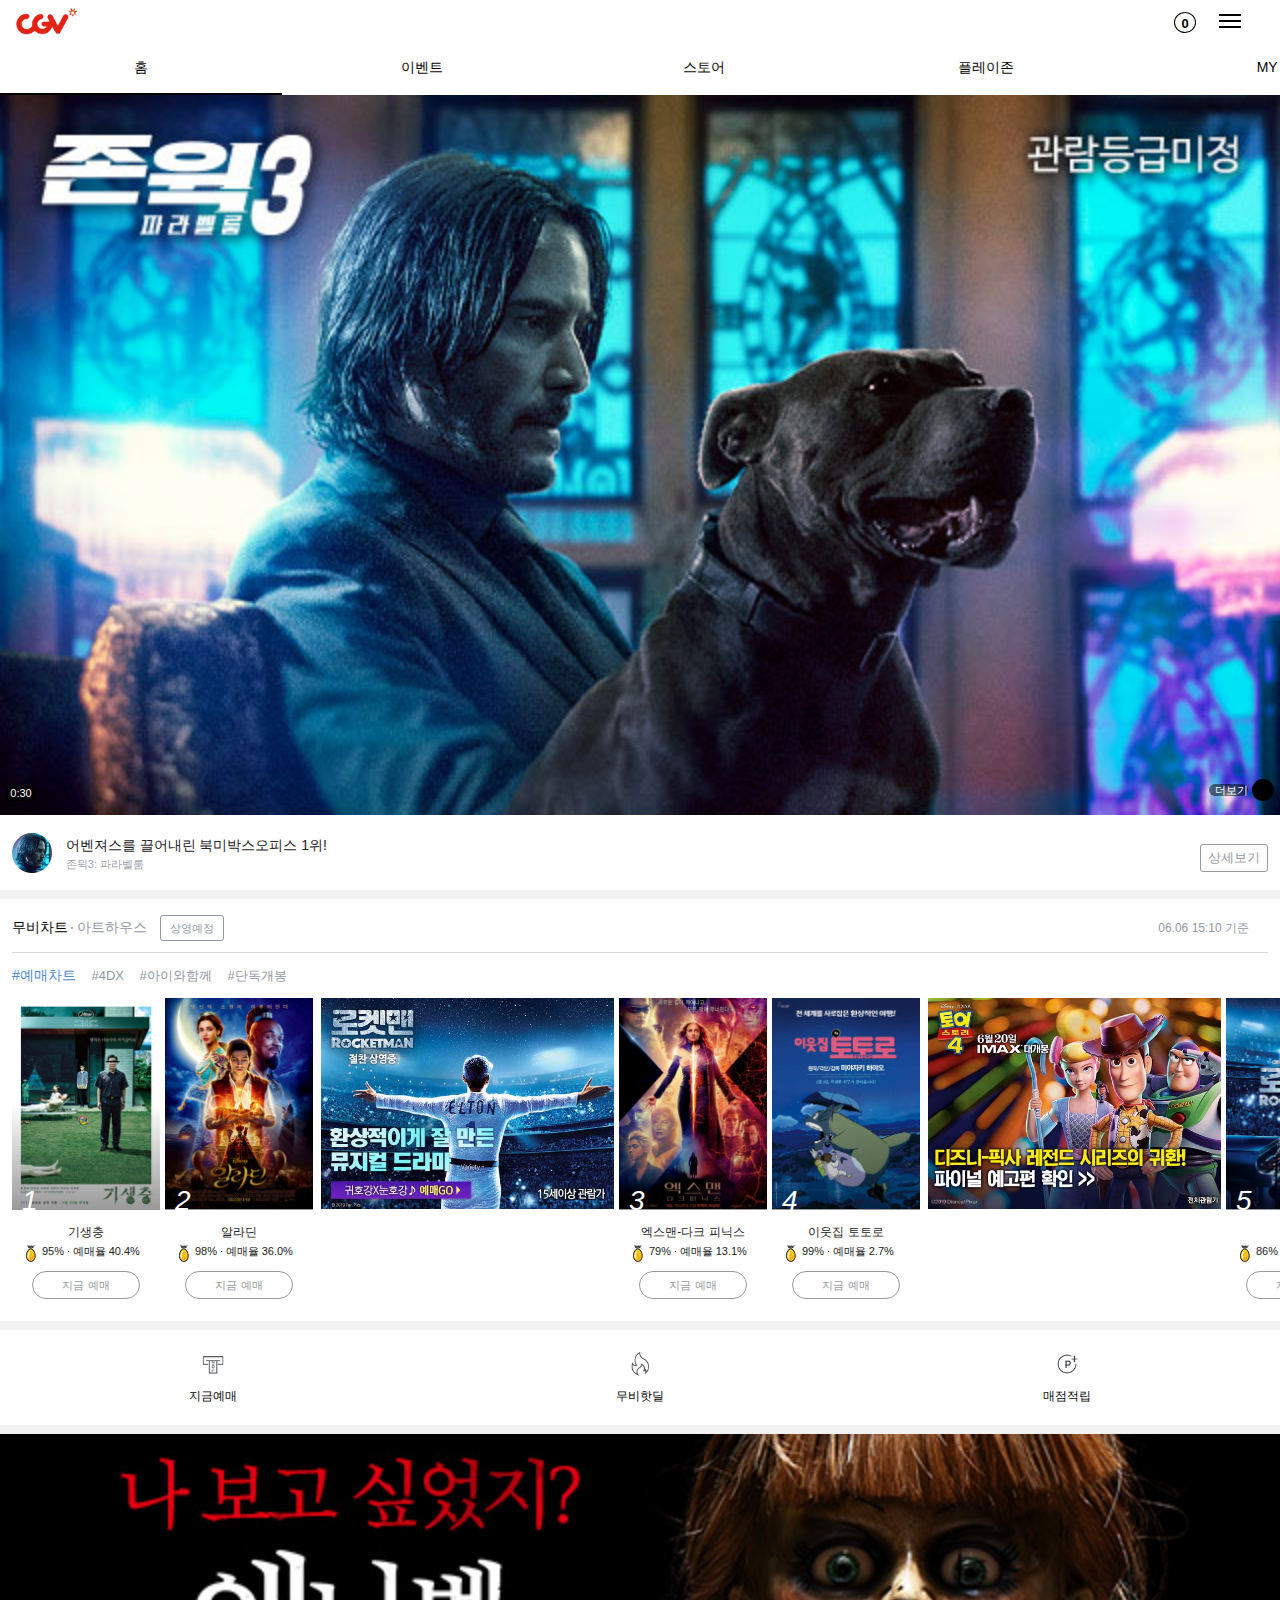
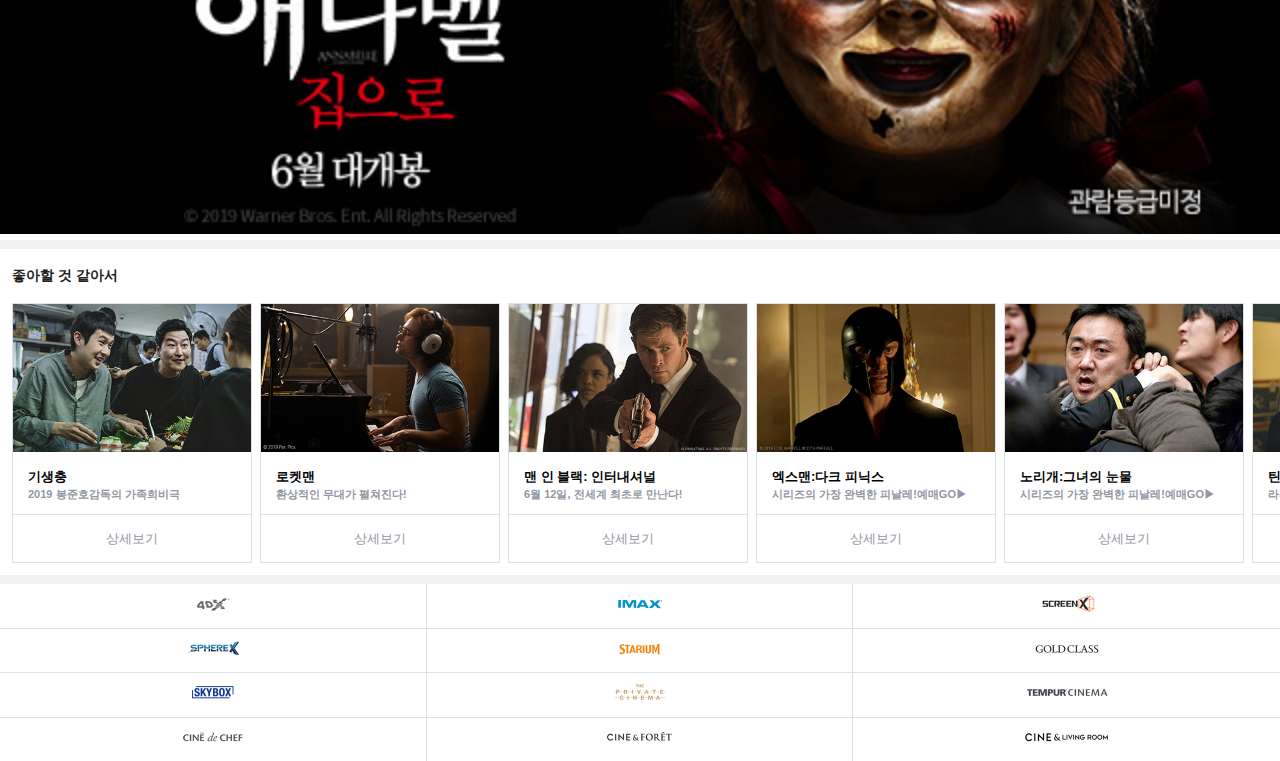
<file: port/cgv/index.html>
<!DOCTYPE html>
<html lang="ko">
<head>
    <meta charset="UTF-8">
    <meta name="viewport" content="width=device-width, initial-scale=1.0">
    <meta http-equiv="X-UA-Compatible" content="ie=edge">
    <title>mobile CGV</title>

    <link rel="shortcut icon" href="assets/img/fav.ico">

    <link rel="stylesheet" href="assets/css/reset.css">
    <link rel="stylesheet" href="assets/css/style.css">
    <link rel="stylesheet" href="assets/css/slick.css">
    <link rel="stylesheet" href="assets/css/slick-theme.css">

    <link rel="stylesheet" href="https://use.fontawesome.com/releases/v5.9.0/css/all.css" integrity="sha384-i1LQnF23gykqWXg6jxC2ZbCbUMxyw5gLZY6UiUS98LYV5unm8GWmfkIS6jqJfb4E" crossorigin="anonymous">

    <script
  src="https://code.jquery.com/jquery-2.2.4.js"
  integrity="sha256-iT6Q9iMJYuQiMWNd9lDyBUStIq/8PuOW33aOqmvFpqI="
  crossorigin="anonymous"></script>
    <script src="assets/js/slick.js"></script>
    <script src="assets/js/custom.js"></script>
</head>
<body>
    <div id="wrap">
        <div id="header">
            <h1><img src="assets/img/logo.png" alt="로고 이미지"></h1>
            <div class="lnb">
                <div class="count"><a href="#">0</a></div>
                <div class="alarm"><a href="#"><i class="far fa-bell"></i></a></div>
                <div class="s_menu"><p class="ir_pm"><a href="#">전체메뉴</a></p></div>
            </div>
            <div class="gnb">
                <div class="gnb_box">
                    <div class="active"><a href="#">홈</a></div>
                    <div><a href="#">이벤트</a></div>
                    <div><a href="#">스토어</a></div>
                    <div><a href="#">플레이존</a></div>
                    <div><a href="#">MY</a></div>
                </div>
            </div>
            <div class="banner">
                <div class="banner_vid">
                    <img src="assets/img/johnwick.jpg" alt="존윅 예고편">
                    <p class="time">0:30</p>
                    <p class="more"><a href="#">더보기 </a><span><i class="fas fa-plus"></i></span></p> 
                </div>
                <div class="banner_text">
                    <img src="assets/img/johnwick_mini.jpg" alt="존윅 사진">
                    <p>어벤져스를 끌어내린 북미박스오피스 1위!<span>존윅3: 파라벨룸</span></p>
                    <a href="" class="more">상세보기</a>
                </div>
            </div>
        </div>
        <!--//header-->
        <div id="reservation">
            <div class="res_top">
                <ul>
                    <li class="active"><a href="#">무비차트</a></li>
                    <li><a href="#">아트하우스</a></li>
                    <li class="soon"><a href="#">상영예정</a></li>
                </ul>
                <a href="#">06.06 15:10 기준 <i class="fas fa-chevron-right"></i></a>
            </div>
            <div class="res_center">
                <ul>
                    <li class="active"><a href="#">#예매차트</a></li>
                    <li><a href="#">#4DX</a></li>
                    <li><a href="#">#아이와함께</a></li>
                    <li><a href="#">#단독개봉</a></li>
                </ul>
            </div>
            <div class="res_bottom slider">
                <div class="poster">
                    <a href="#" class="after"><img src="assets/img/parasite.jpg" alt="기생충 포스터"></a>
                    <p class="ranking">1</p>
                    <h3>기생충</h3>
                    <ul>
                        <li class="egg ir_pm">에그지수</li>
                        <li>95%</li>
                        <li>예매율 40.4%</li>
                    </ul>
                    <a href="#" class="now">지금 예매</a>
                </div>
                <div class="poster">
                    <a href="#" class="after"><img src="assets/img/aladdin.jpg" alt="알라딘 포스터"></a>
                    <p class="ranking">2</p>
                    <h3>알라딘</h3>
                    <ul>
                        <li class="egg ir_pm">에그지수</li>
                        <li>98%</li>
                        <li>예매율 36.0%</li>
                    </ul>
                    <a href="#" class="now">지금 예매</a>
                </div>
                <div class="ad rocketman_ad">
                    <a href="#"><span class="ir_pm">광고</span></a>
                </div>
                <div class="poster">
                    <a href="#" class="after"><img src="assets/img/xman.jpg" alt="엑스맨 포스터"></a>
                    <p class="ranking">3</p>
                    <h3>엑스맨-다크 피닉스</h3>
                    <ul>
                        <li class="egg ir_pm">에그지수</li>
                        <li>79%</li>
                        <li>예매율 13.1%</li>
                    </ul>
                    <a href="#" class="now">지금 예매</a>
                </div>
                <div class="poster class="after">
                    <a href="#" class="after"><img src="assets/img/totoro.jpg" alt="이웃집 토토로 포스터"></a>
                    <p class="ranking">4</p>
                    <h3>이웃집 토토로</h3>
                    <ul>
                        <li class="egg ir_pm">에그지수</li>
                        <li>99%</li>
                        <li>예매율 2.7%</li>
                    </ul>
                    <a href="#" class="now">지금 예매</a>
                </div>
                <div class="ad toystory_ad">
                    <a href="#"><span class="ir_pm">광고</span></a>
                </div>
                <div class="poster">
                    <a href="#" class="after"><img src="assets/img/rocketman.jpg" alt="로켓맨 포스터"></a>
                    <p class="ranking">5</p>
                    <h3>로켓맨</h3>
                    <ul>
                        <li class="egg ir_pm">에그지수</li>
                        <li>86%</li>
                        <li>예매율 1.2%</li>
                    </ul>
                    <a href="#" class="now">지금 예매</a>
                </div>
                <div class="poster">
                    <a href="#" class="after"><img src="assets/img/bigshark.jpg" alt="빅샤크2- 해저2만리 포스터"></a>
                    <p class="ranking">6</p>
                    <h3>빅샤크2- 해저2만리</h3>
                    <ul>
                        <li class="egg ir_pm">에그지수</li>
                        <li>88%</li>
                        <li>예매율 0.7%</li>
                    </ul>
                    <a href="#" class="now">지금 예매</a>
                </div>
                <div class="poster">
                    <a href="#" class="after"><img src="assets/img/avengers.jpg" alt="어벤져스: 엔드게임 포스터"></a>
                    <p class="ranking">7</p>
                    <h3>어벤져스: 엔드게임</h3>
                    <ul>
                        <li class="egg ir_pm">에그지수</li>
                        <li>97%</li>
                        <li>예매율 0.6%</li>
                    </ul>
                    <a href="#" class="now">지금 예매</a>
                </div>
                <div class="poster">
                    <a href="#" class="after"><img src="assets/img/godzilla.jpg" alt="고질라 킹 오브 몬스터 포스터"></a>
                    <p class="ranking">8</p>
                    <h3>고질라 킹 오브 몬스터</h3>
                    <ul>
                        <li class="egg ir_pm">에그지수</li>
                        <li>78%</li>
                        <li>예매율 0.1%</li>
                    </ul>
                    <a href="#" class="now">지금 예매</a>
                </div>
                <div class="poster">
                    <a href="#" class="after"><img src="assets/img/thegangster.jpg" alt="악인전 포스터"></a>
                    <p class="ranking">9</p>
                    <h3>악인전</h3>
                    <ul>
                        <li class="egg ir_pm">에그지수</li>
                        <li>95%</li>
                        <li>예매율 0.1%</li>
                    </ul>
                    <a href="#" class="now">지금 예매</a>
                </div>
            </div>
        </div>
        <!--//reservation-->
        <div id="unit">
            <div class="unit">
                <ul>
                    <li><a href="#"><img src="assets/img/ticket.png" alt="지금 예매"><span>지금예매</span></a></li>
                    <li><a href="#"><img src="assets/img/hot.png" alt="무비핫딜"><span>무비핫딜</span></a></li>
                    <li><a href="#"><img src="assets/img/point.png" alt="매점적립"><span>매점적립</span></a></li>
                </ul>
            </div>
        </div>
        <!--//unit-->
        <div id="ad">
            <img src="assets/img/ad.jpg" alt="광고">
        </div>
        <!--//ad-->
        <div id="like">
            <h2>좋아할 것 같아서</h2>
            <div class="like">
                <div class="like_box">
                    <img src="assets/img/parasite_like.jpg" alt="기생충 스틸컷">
                    <p><a href="#">기생충 <span>2019 봉준호감독의 가족희비극</span></a></p>
                    <a href="#">상세보기</a>
                </div>
                <div class="like_box">
                    <img src="assets/img/rocketman_like.jpg" alt="로켓맨 스틸컷">
                    <p><a href="#">로켓맨 <span>환상적인 무대가 펼쳐진다!</span></a></p>
                    <a href="#">상세보기</a>
                </div>
                <div class="like_box">
                    <img src="assets/img/maninblack_like.jpg" alt="맨 인 블랙: 인터내셔널 스틸컷">
                    <p><a href="#">맨 인 블랙: 인터내셔널<span>6월 12일, 전세계 최초로 만난다!</span></a></p>
                    <a href="#">상세보기</a>
                </div>
                <div class="like_box">
                    <img src="assets/img/xman_like.jpg" alt="엑스맨:다크 피닉스 스틸컷">
                    <p><a href="#">엑스맨:다크 피닉스<span>시리즈의 가장 완벽한 피날레!예매GO▶</span></a></p>
                    <a href="#">상세보기</a>
                </div>
                <div class="like_box">
                    <img src="assets/img/norigae_like.jpg" alt="노리개:그녀의 눈물 스틸컷">
                    <p><a href="#">노리개:그녀의 눈물<span>시리즈의 가장 완벽한 피날레!예매GO▶</span></a></p>
                    <a href="#">상세보기</a>
                </div>
                <div class="like_box">
                    <img src="assets/img/teenspirit.jpg" alt="틴 스피릿 스틸컷">
                    <p><a href="#">틴 스피릿<span>라라랜드 제작진의 새로운 음악영화!</span></a></p>
                    <a href="#">상세보기</a>
                </div>
                <div class="like_box">
                    <img src="assets/img/threeseconds_like.jpg" alt="쓰리세컨즈 스틸컷">
                    <p><a href="#">쓰리세컨즈<span>본격 농구하고 싶어지는 영화! </span></a></p>
                    <a href="#">상세보기</a>
                </div>
            </div>
        </div>
        <!--//like-->
        <div id="concept">
            <div class="concept">
                <ul>
                    <li><a href="#"><img src="assets/img/4dx.png" alt="4dx 영화관"></a></li>
                    <li><a href="#"><img src="assets/img/imax.png" alt="IMAX 영화관"></a></li>
                    <li><a href="#"><img src="assets/img/screenx.jpg" alt="screenX 영화관"></a></li>
                    <li><a href="#"><img src="assets/img/spherex.png" alt="sphereX 영화관"></a></li>
                    <li><a href="#"><img src="assets/img/stardium.png" alt="스타디움 영화관"></a></li>
                    <li><a href="#"><img src="assets/img/goldclass.png" alt="골드클래스 영화관"></a></li>
                    <li><a href="#"><img src="assets/img/skybox.png" alt="스카이박스 영화관"></a></li>
                    <li><a href="#"><img src="assets/img/theprivatecinema.png" alt="프라이빗 시네마 영화관"></a></li>
                    <li><a href="#"><img src="assets/img/tempurcinema.png" alt="템퍼시네마 영화관"></a></li>
                    <li><a href="#"><img src="assets/img/cinedechef.png" alt="씨네드쉐프 영화관"></a></li>
                    <li><a href="#"><img src="assets/img/cinedeforet.png" alt="씨네드포레트영화관"></a></li>
                    <li><a href="#"><img src="assets/img/cinelivingroom.png" alt="씨네앤리빙룸 영화관"></a></li>
                </ul>
            </div>
        </div>
    </div>
    <!--//wrap-->
</body>
</html>
</file>
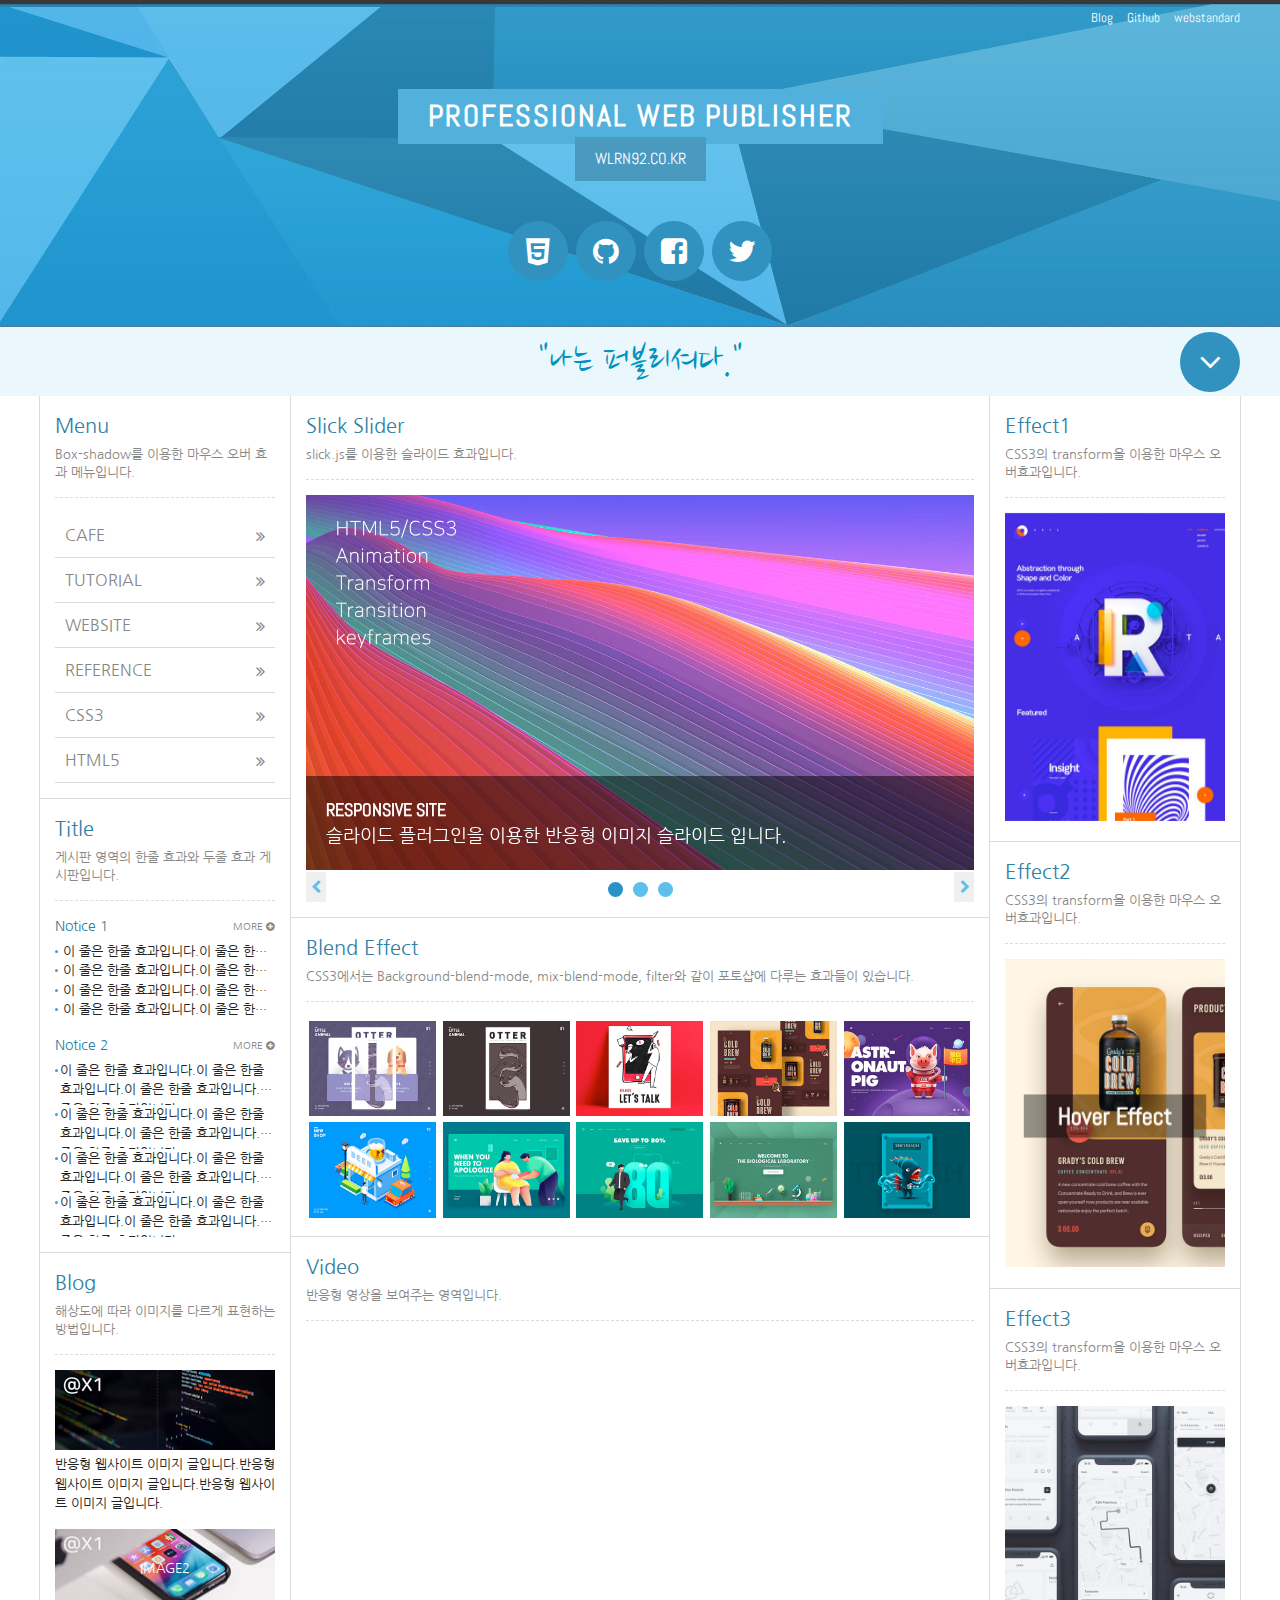
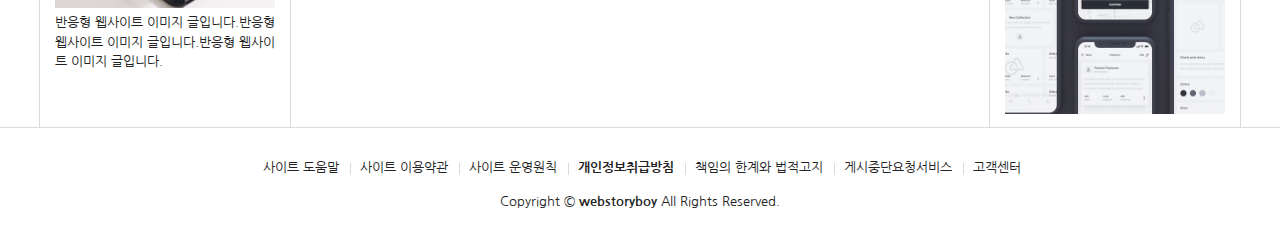
<file: port/responsive/index.html>
<!DOCTYPE html>
<html lang="ko">
<head>
    <meta charset="UTF-8">
    <meta name="viewport" content="width=device-width, initial-scale=1.0">
    <meta http-equiv="X-UA-Compatible" content="ie=edge">
    <meta name="author" content="webstoryboy">
    <meta name="description" content="반응형 사이트 따라하기">
    <meta name="keywords" content="반응형사이트, 웹퍼블리셔, 웹접근성, HTML5, webstoryboy, webs">
    <title>반응형 사이트 만들기</title>
    <!-- style -->
    <link rel="stylesheet" href="css/reset.css">
    <link rel="stylesheet" href="css/style.css">
    <link rel="stylesheet" href="css/font-awesome.css">
    <link rel="stylesheet" href="css/slick.css">
    <link rel="stylesheet" href="css/lightgallery.css">

    <!-- Facebook meta tags -->
    <meta property="og:type" content="article" />
    <meta property="og:title" content="반응형 사이트 만들기(title)" />
    <meta property="og:url" content="http://richclub8.dothome.co.kr/responsive/html5/index.html" />
    <meta property="og:image" content="http://richclub8.dothome.co.kr/assets/ico/icon.png" />
    <meta property="og:site_name" content="반응형 사이트 만들기(site_name)" />
    <meta property="og:description" content="반응형 사이트 따라하기(description)" />

    <!-- twitter meta tags -->
    <meta name="twitter:card" content="summary_large_image" />
    <meta name="twitter:site" content="@webstoryboy" />
    <meta name="twitter:title" content="반응형 사이트 만들기(title)" />
    <meta name="twitter:description" content="반응형 사이트 만들기(description)." />
    <meta property="twitter:image" content="http://richclub8.dothome.co.kr/assets/ico/icon.png" />

    <!-- 웹 폰트 -->
    <link href="https://fonts.googleapis.com/css?family=Nanum+Gothic" rel="stylesheet">
    <link href="https://fonts.googleapis.com/css?family=Nanum+Brush+Script" rel="stylesheet">
    <link href="https://fonts.googleapis.com/css?family=Abel" rel="stylesheet">

    <!-- 파비콘 -->
    <link rel="shortcut icon" href="icon/favicon.ico">
    <link rel="apple-touch-icon-precomposed" href="icon/favicon-152.png">
    <link rel="icon" href="path/to/favicon.png">
    <link rel="icon" href="icon/favicon-16.png" sizes="16x16"> 
    <link rel="icon" href="icon/favicon-32.png" sizes="32x32"> 
    <link rel="icon" href="icon/favicon-48.png" sizes="48x48"> 
    <link rel="icon" href="icon/favicon-64.png" sizes="64x64"> 
    <link rel="icon" href="icon/favicon-128.png" sizes="128x128">

    <!-- HTML5shiv ie6~8 -->
    <!--[if lt IE 9]> 
        <script src="js/html5shiv.min.js"></script>
        <script type="text/javascript">
            alert("현재 당신이 보는 브라우저는 지원하지 않습니다. 최신 브라우저로 업데이트해주세요!");
        </script>
    <![endif]-->
</head>
<body>
    
    <header id="header">
        <div class="container">
            <div class="row">
                <div class="header">
                    <div class="header_menu">
                        <a href="#">Blog</a>
                        <a href="#">Github</a>
                        <a href="#">webstandard</a>
                    </div>
                    <!--//header_menu-->
                    <div class="header_title">
                        <h1>Professional Web Publisher</h1><br>
                        <a href="http://jinyu.dothome.co.kr">wlrn92.co.kr</a>
                    </div>
                    <!--//header_title-->
                    <div class="header_icon">
                        <ul>
                            <li><a href="#"><i class="fa fa-html5" aria-hidden="true"></i><span>HTML5</span></a></li>
                            <li><a href="#"><i class="fa fa-github" aria-hidden="true"></i><span>Github</span></a></li>
                            <li><a href="#" class="facebook"><i class="fa fa-facebook-square" aria-hidden="true"></i><span>Facebook</span>
                            </a></li>
                            <li><a href="#" class="twitter"><i class="fa fa-twitter" aria-hidden="true"></i><span>twitter</span></a></li>
                        </ul>
                    </div>
                    <!-- //header_icon -->
                    <!-- 
                        https://developers.facebook.com/tools/debug/
                        https://cards-dev.twitter.com/validator
                    -->
                </div>
            </div>
            
        </div>
    </header>
    <!--//header-->
    <nav id="nav">
        <div class="container">
            <div class="row">
                <div class="nav">
                    <h2 class="ir_su">반응형 사이트 전체 메뉴</h2>
                    <div>
			            <h3>HTML Reference</h3>
			            <ol>
			                <li><a href="#">HTML 태그(Tag)</a></li>
			                <li><a href="#">블록 요소/인라인 요소</a></li>
			                <li><a href="#">DTD 선언</a></li>
			                <li><a href="#">언어 속성 설정</a></li>
			                <li><a href="#">HTML &lt;title&gt;</a></li>
			                <li><a href="#">HTML &lt;meta&gt;</a></li>
			                <li><a href="#">특수문자</a></li>
			                <li><a href="#">하이퍼 링크</a></li>
			                <li><a href="#">HTML &lt;style&gt;</a></li>
			                <li><a href="#">HTML &lt;html&gt;</a></li>
			                <li><a href="#">HTML &lt;hea&gt;></a></li>
			                <li><a href="#">HTML &lt;div&gt;</a></li>
			                <li><a href="#">HTML &lt;colgroup&gt;</a></li>
			                <li><a href="#">HTML &lt;caption&gt;</a></li>
			            </ol>
			        </div>
			        <div>
			            <h3>CSS Reference</h3>
			            <ol>
			                <li><a href="#">CSS 선택자</a></li>
			                <li><a href="#">CSS 단위</a></li>
			                <li><a href="#">CSS 색상</a></li>
			                <li><a href="#">CSS 선언 방법</a></li>
			                <li><a href="#">상대주소와 절대주소</a></li>
			                <li><a href="#">CSS float</a></li>
			                <li><a href="#">이미지 표현 방법</a></li>
			                <li><a href="#">이미지 스프라이트</a></li>
			                <li><a href="#">IR 효과</a></li>
			                <li><a href="#">이미지 최적화</a></li>
			                <li><a href="#">background-color</a></li>
			                <li><a href="#">border-style</a></li>
			                <li><a href="#">font-size</a></li>
			                <li><a href="#">text-align</a></li>
			            </ol>
			        </div>
			        <div>
			            <h3>Responsive</h3>
			            <ol>
			                <li><a href="#">반응형사이트</a></li>
			                <li><a href="#">미디어쿼리</a></li>
			                <li><a href="#">CSS3</a></li>
			                <li><a href="#">웹 접근성 연구소</a></li>
			                <li><a href="#">네이버 널리</a></li>
			                <li><a href="#">다음 다룸</a></li>
			                <li><a href="#">Webstandard</a></li>
			            </ol>
			        </div>
                </div>
            </div>
        </div>
    </nav>
    <!--//nav-->
    <article id="title">
        <div class="container">
            <div class="title">
                <h2>"나는 퍼블리셔다."</h2>
                <a href="#" class="btn"><i class="fa fa-angle-down" aria-hidden="true"></i><span class="ir_su">전체메뉴 보기</span></a>
            </div>
        </div>
    </article>
    <!--//title-->
    <main>
        <section id="contents">
            <div class="container">
                <h2 class="ir_su">반응형 사이트 컨텐츠</h2>
                    <section id="cont_left">
                        <h3 class="ir_su">반응형 사이트 왼쪽 컨텐츠</h3>
                        <article class="column col1">
                            <h4 class="col_tit">Menu</h4>
                            <p class="col_desc">Box-shadow를 이용한 마우스 오버 효과 메뉴입니다.</p>
                            <!--메뉴-->
                            <div class="menu">
                                <ul>
                                    <li><a href="#">Cafe <i class="fa fa-angle-double-right" aria-hidden="true"></i></a></li>
                                    <li><a href="#">Tutorial <i class="fa fa-angle-double-right" aria-hidden="true"></i></a></li>
                                    <li><a href="#">WebSite <i class="fa fa-angle-double-right" aria-hidden="true"></i></a></li>
                                    <li><a href="#">Reference <i class="fa fa-angle-double-right" aria-hidden="true"></i></a></li>
                                    <li><a href="#">CSS3 <i class="fa fa-angle-double-right" aria-hidden="true"></i></a></li>
                                    <li><a href="#">HTML5 <i class="fa fa-angle-double-right" aria-hidden="true"></i></a></li>
                                </ul>
                            </div>
                            <!--//메뉴-->
                        </article>
                        <!--//col1-->
                        <article class="column col2">
                            <h4 class="col_tit notice">Title</h4>
                            <p class="col_desc">게시판 영역의 한줄 효과와 두줄 효과 게시판입니다.</p>
                            <!--게시판-->
                            <div class="notice1">
                                <h5>Notice 1</h5>
                                <ul>
                                    <li><a href="#">이 줄은 한줄 효과입니다.이 줄은 한줄 효과입니다.</a></li>
                                    <li><a href="#">이 줄은 한줄 효과입니다.이 줄은 한줄 효과입니다.</a></li>
                                    <li><a href="#">이 줄은 한줄 효과입니다.이 줄은 한줄 효과입니다.</a></li>
                                    <li><a href="#">이 줄은 한줄 효과입니다.이 줄은 한줄 효과입니다.</a></li>
                                </ul>
                                <a href="#" class="more" title="더보기">More <i class="fa fa-plus-circle" aria-hidden="true"></i></a>
                            </div>
                            <!--//게시판-->
                            <!--게시판2-->
                            <div class="notice2 mt15">
                                <h5>Notice 2</h5>
                                <ul>
                                    <li><a href="#">이 줄은 한줄 효과입니다.이 줄은 한줄 효과입니다.이 줄은 한줄 효과입니다.이 줄은 한줄 효과입니다.</a></li>
                                    <li><a href="#">이 줄은 한줄 효과입니다.이 줄은 한줄 효과입니다.이 줄은 한줄 효과입니다.이 줄은 한줄 효과입니다.</a></li>
                                    <li><a href="#">이 줄은 한줄 효과입니다.이 줄은 한줄 효과입니다.이 줄은 한줄 효과입니다.이 줄은 한줄 효과입니다.</a></li>
                                    <li><a href="#">이 줄은 한줄 효과입니다.이 줄은 한줄 효과입니다.이 줄은 한줄 효과입니다.이 줄은 한줄 효과입니다.</a></li>
                                </ul>
                                <a href="#" class="more" title="더보기">More <i class="fa fa-plus-circle" aria-hidden="true"></i></a>
                            </div>
                            <!--//게시판2-->
                        </article>
                        <!--//col2-->
                        <article class="column col3">
                            <h4 class="col_tit">Blog</h4>
                            <p class="col_desc">해상도에 따라 이미지를 다르게 표현하는 방법입니다.</p>
                            <!--blog1-->
                            <div class="blog1">
                                <h5 class="ir_su">image1</h5>
                                <figure>
                                    <!--<img src="img/blog1_@1.jpg" class="img-normal" alt="normal image">
                                    <img src="img/blog1_@2.jpg" class="img-retina" alt="retina image" width="100%">-->
                                    <img src="img/blog3_@1.jpg" srcset="img/blog3_@1.jpg 1x, img/blog3_@2.jpg 2x, blog3_@3.jpg 3x" alt="이미지">
                                    <figcaption>반응형 웹사이트 이미지 글입니다.반응형 웹사이트 이미지 글입니다.반응형 웹사이트 이미지 글입니다.</figcaption>
                                </figure>
                            </div>
                            <!--//blog1-->
                            <!--blog2-->
                            <div class="blog2 mt15">
                                <div class="img-retina">
                                    <h5>image2</h5>
                                </div>
                                <p>반응형 웹사이트 이미지 글입니다.반응형 웹사이트 이미지 글입니다.반응형 웹사이트 이미지 글입니다.</p>
                            </div>
                            <!--//blog2-->
                        </article>
                        <!--//col3-->
                    </section>
                    <section id="cont_center">
                        <h3 class="ir_su">반응형 사이트 가운데 컨텐츠</h3>
                        <article class="column col4">
                            <h4 class="col_tit">Slick Slider</h4>
                            <p class="col_desc">slick.js를 이용한 슬라이드 효과입니다.</p>
                            <!--이미지 슬라이드-->
                            <div class="slider">
                                <div>
                                    <figure>
                                        <img src="img/slider001.jpg" alt="이미지1">
                                        <figcaption><em>Responsive Site</em><span>슬라이드 플러그인을 이용한 반응형 이미지 슬라이드 입니다.</span></figcaption>
                                    </figure>
                                </div>
                                <div>
                                    <figure>
                                        <img src="img/slider001.jpg" alt="이미지2">
                                        <figcaption><em>Responsive Site</em><span>슬라이드 플러그인을 이용한 반응형 이미지 슬라이드 입니다.</span></figcaption>
                                    </figure>
                                </div>
                                <div>
                                    <figure>
                                        <img src="img/slider001.jpg" alt="이미지3">
                                        <figcaption><em>Responsive Site</em><span>슬라이드 플러그인을 이용한 반응형 이미지 슬라이드 입니다.</span></figcaption>
                                    </figure>
                                </div>
                            </div>
                            <!--//이미지 슬라이드-->
                        </article>
                        <!--//col4-->
                        <article class="column col5">
                            <h4 class="col_tit">Blend Effect</h4>
                            <p class="col_desc">CSS3에서는 Background-blend-mode, mix-blend-mode, filter와 같이 포토샵에 다루는 효과들이 있습니다.</p>
                            <!--라이트박스-->
                            <div class="lightbox square clearfix">
                                <a href="img/light01_s.jpg"><img src="img/light01.jpg" alt="이미지"><em>blur</em></a>
                                <a href="img/light02_s.jpg"><img src="img/light02.jpg" alt="이미지"><em>brightness</em></a>
                                <a href="img/light03_s.jpg"><img src="img/light03.jpg" alt="이미지"><em>contrast</em></a>
                                <a href="img/light04_s.jpg"><img src="img/light04.jpg" alt="이미지"><em>grayscale</em></a>
                                <a href="img/light05_s.jpg"><img src="img/light05.jpg" alt="이미지"><em>hue-rotate</em></a>
                                <a href="img/light06_s.jpg"><img src="img/light06.jpg" alt="이미지"><em>invert</em></a>
                                <a href="img/light07_s.jpg"><img src="img/light07.jpg" alt="이미지"><em>opacity</em></a>
                                <a href="img/light08_s.jpg"><img src="img/light08.jpg" alt="이미지"><em>saturation</em></a>
                                <a href="img/light09_s.jpg"><img src="img/light09.jpg" alt="이미지"><em>sepia</em></a>
                                <a href="img/light10_s.jpg"><img src="img/light10.jpg" alt="이미지"><em>mix</em></a>
                            </div>
                            <!--//라이트박스-->

                        </article>
                        <!--//col5-->
                        <article class="column col6">
                            <h4 class="col_tit">Video</h4>
                            <p class="col_desc">반응형 영상을 보여주는 영역입니다.</p>
                            <!--비디오-->
                            <!--<video autoplay="autoplay" controls="controls" loop="loop">
                                <source src="img/video.mp4" type="video/mp4">
                            </video>-->
                            <div class="video">
                                <iframe src="https://www.youtube.com/embed/4GqnbAltxMU" frameborder="0" allow="accelerometer; autoplay; encrypted-media; gyroscope; picture-in-picture" allowfullscreen></iframe>
                            </div>
                            
                            <!--//비디오-->
                        </article>
                        <!--//col6-->
                    </section>
                    <section id="cont_right">
                        <h3 class="ir_su">반응형 사이트 오른쪽 컨텐츠</h3>
                        <article class="column col7">
                            <h4 class="col_tit">Effect1</h4>
                            <p class="col_desc">CSS3의 transform을 이용한 마우스 오버효과입니다.</p>
                            <!--side1-->
                            <div class="side1">
                                <figure class="front">
                                    <img src="img/side1.jpg" alt="이미지1">
                                </figure>
                                <div class="back">
                                    <i class="fa fa-heart" aria-hidden="true"></i>
                                </div>
                            </div>
                            <!--//side1-->
                        </article>
                        <!--//col7-->
                        <article class="column col8">
                            <h4 class="col_tit">Effect2</h4>
                            <p class="col_desc">CSS3의 transform을 이용한 마우스 오버효과입니다.</p>
                            <!--side2-->
                            <div class="side2">
                                <figure class="front">
                                    <img src="img/side4.jpg" alt="이미지1">
                                    <figcaption>
                                        Hover Effect
                                    </figcaption>
                                </figure>
                                <figure class="back">
                                    <img src="img/side2.jpg" alt="이미지1">
                                    <figcaption>
                                        Hover Effect
                                    </figcaption>
                                </figure>
                            </div>
                            <!--//side2-->
                        </article>
                        <!--//col8-->
                        <article class="column col9">
                            <h4 class="col_tit">Effect3</h4>
                            <p class="col_desc">CSS3의 transform을 이용한 마우스 오버효과입니다.</p>
                            <!--side3-->
                            <div class="side3">
                                <figure>
                                    <img src="img/side3.jpg" alt="이미지3">
                                    <figcaption>
                                        <h3>Hover<em>Effect</em></h3>
                                    </figcaption>
                                </figure>
                            </div>
                            <!--//side3-->
                        </article>
                        <!--//col9-->
                    </section>
            </div>
            
        </section>
        <!--//contents-->
    </main>
    
    <footer id="footer">
        <div class="container">
            <div class="row">
                <div class="footer">
                    <ul>
                        <li><a href="#">사이트 도움말</a></li>
                        <li><a href="#">사이트 이용약관</a></li>
                        <li><a href="#">사이트 운영원칙</a></li>
                        <li><a href="#"><strong>개인정보취급방침</strong></a></li>
                        <li><a href="#">책임의 한계와 법적고지</a></li>
                        <li><a href="#">게시중단요청서비스</a></li>
                        <li><a href="#">고객센터</a></li>
                    </ul>
                    <address>
                        Copyright ©
                        <a href="http://webstoryboy.co.kr"><strong>webstoryboy</strong></a>
                        All Rights Reserved.
                    </address>
                </div>
            </div>
        </div>
    </footer>
    <!--//footer-->

    <!-- JavaScript Libraries -->
    <script src="js/jquery.min_1.12.4.js"></script>
    <script src="js/modernizr-custom.js"></script>
    <script src="js/slick.min.js"></script>
    <script src="js/lightgallery.min.js"></script>
    <script>
        //sns공유하기
    //http://www.facebook.com/sharer.php?u={페이지 제목}&t={페이지링크}
        //http://twitter.com/intent/tweet?text={페이지 제목}&url={페이지링크}
        //https://share.naver.com/web/shareView.nhn?url={페이지링크}&title={페이지 제목}
        //https://plus.google.com/share?url={페이지링크}&t={페이지 제목}
        $(".facebook").click(function(e){
            e.preventDefault();
            window.open('https://www.facebook.com/sharer/sharer.php?u=' +encodeURIComponent(document.URL)+'&t='+encodeURIComponent(document.title), 'facebooksharedialog', 'menubar=no, toolbar=no, resizable=yes, scrollbars=yes, height=300, width=600'); 
        });
        $(".twitter").click(function(e){
            e.preventDefault();
            window.open('https://twitter.com/intent/tweet?text=[%EA%B3%B5%EC%9C%A0]%20' +encodeURIComponent(document.URL)+'%20-%20'+encodeURIComponent(document.title), 'twittersharedialog', 'menubar=no, toolbar=no, resizable=yes, scrollbars=yes, height=300, width=600');
        });

        //슬라이더
        $(".slider").slick({
			dots: true,
			autoplay: true,
			autoplaySpeed: 3000,
			arrows: true,
			responsive: [
			    {
				    breakpoint: 768,
				    settings: {
				        autoplay: false,
			      	}
			    }
			]
		});

        //라이트박스
        $(".lightbox").lightGallery({
            autoplay:true,
            pause:3000,
            progressBar:true
        }); 

        //접기펼치기
        $('.btn').click(function(e){
            e.preventDefault();
            $('.nav').slideToggle();
            $(this).toggleClass('open');

            if($(this).hasClass('open')){
                //open있을때
                $(this).find('i').attr('class','fa fa-angle-up');
            }else{
                //open없을때
                $(this).find('i').attr('class','fa fa-angle-down');
            }
        });
       
        $(window).resize(function(){
            var wWidth=$(window).width();
            if(wWidth>600){
                $('.nav').removeAttr('style');
            }
        });

    </script>
</body>
</html>
</file>
<file: port/cgv/assets/css/style.css>
@charset "utf-8";

/*layout*/
#wrap{background:#f2f2f2; overflow: hidden;}
#header{background:#fff; margin-bottom: 9px;}
#reservation{background:#fff; padding: 12px;}
#unit{background:#fff;margin-top: 9px;}
#ad{background:#fff;margin-top: 9px;}
#like{background:#fff;margin-top: 9px; padding: 16px 0 12px 12px; overflow: hidden;}
#concept{background:#fff;margin-top: 9px;}

/*header*/
/*lnb*/
#header h1{padding: 8px 0 7px 16px; width: 63px; height: 27px;}
.lnb{position: absolute; right: 16px; top: 8px; overflow: hidden;}
.lnb .count{float: left; padding-right: 23px;padding-top: 4px;}
.lnb .count a{font-size: 13px; width: 20px;height: 19px; text-align: center; line-height: 21px; display: block; border:1px solid #030303; border-radius: 50%; font-weight: 600;}
.lnb .alarm{float: left; padding-right: 23px;}
.lnb .alarm a{font-size: 18px;}
.lnb .s_menu{float: left; padding-top: 6px;}
.lnb .s_menu p{width: 22px;height: 2px; background:#030303; box-shadow: 0 6px 0 0 #030303, 0 12px 0 0 #030303;}

/*gnb*/
.gnb{overflow: hidden;}
.gnb .gnb_box{width: 110%;}
.gnb_box div{float: left; width: 20%; text-align: center; padding: 15px 0;}
.gnb_box div.active{border-bottom:2px solid #030303;}
.gnb_box div a{font-size: 14px;}

/*banner*/
.banner{}
.banner_vid{position: relative;}
.banner_vid img{}
.banner_vid p.time{position: absolute; bottom: 20px; left: 6px; width: 30px; height: 15px; background:#000; color:#fff; font-size: 10px; text-align: center; border-radius: 3px; line-height: 15px; font-size: 11px;}
.banner_vid p.more{position: absolute; right: 6px; bottom: 20px;width: 65px; height: 22px;}
.banner_vid p.more a{ color:#fff; line-height: 22px; background:rgba(0,0,0,0.5); padding-left: 6px; border-radius: 45px; font-size: 11px;}
.banner_vid span{display: inline-block; width: 22px; height: 22px; background:#000; position: absolute; right: 0; top: 0; border-radius: 50%; color:#fff; font-size: 10px; text-align: center; line-height: 22px;}

.banner_text{padding: 12px; position: relative;}
.banner_text img{width: 40px;}
.banner_text p{display: inline-block; font-size: 14px; padding-left: 10px; width: 60%; overflow:  hidden;text-overflow: ellipsis; white-space: nowrap;}
.banner_text span{display: block; font-size: 11px; color:#9aa0ab;}
.banner_text a{width: 66px; text-align: center; border:1px solid #9599a0; border-radius: 3px; display: inline-block; position: absolute; right: 12px; bottom: 18px; line-height: 26px; color:#9599a0;}

/*reservation*/
.res_top{padding-top: 4px; padding-bottom: 11px; position: relative; border-bottom: 1px solid #d8d8d8;}
.res_top ul{}
.res_top li{display: inline-block; position: relative; padding-right: 5px;}
.res_top li:first-child:before{content:""; width: 2px; height: 2px; border-radius: 50%; background:#9197a3; position: absolute; right: 0;top: 10px;}
.res_top li a{font-size: 14px; color:#9197a3;}
.res_top li.active a{color:#000;}
.res_top li.soon a{width: 62px; text-align: center; display: inline-block; line-height: 24px; border:1px solid #9197a3; font-size: 11px; margin-left: 5px; border-radius: 3px;}
.res_top>a{font-size: 12px; color:#9197a3; position: absolute; right: 14px; top: 8px;}
.res_top>a i{padding-left: 5px;}

.res_center{padding: 12px 0 12px 0;}
.res_center ul{}
.res_center li{display: inline; padding-right: 12px;}
.res_center li a{color:#9197a3;}
.res_center li.active a{color:#4e88cf; font-size: 14px;}

.res_bottom{overflow: hidden; width: 8000px; padding-bottom: 10px;}
.res_bottom >div {float: left; padding-right: 5px;}
.res_bottom .poster{width: 148px; position: relative;}
.res_bottom .ad{width: 293px; height: 211px; margin-right: 3px;}
.res_bottom .ad.rocketman_ad{background:url(../img/rocketman_ad.jpg) no-repeat center top; width: 293px; height: 211px;background-size:contain;}
.res_bottom .ad.toystory_ad{background:url(../img/toystory_ad.jpg) no-repeat center top; background-size:contain;}
.res_bottom .poster a.after{position: relative; display: block; width: 100%; height: 100%;}
.res_bottom .poster a img{z-index: 0;}
.res_bottom .poster a.after:after{content: ''; display: block;
    position: absolute;  
    z-index: 2; 
    left: 0; top: 0; 
    width: 100%; height: 212px; 
    background: linear-gradient(rgba(0,0,0,0), rgba(0,0,0,0), rgba(0,0,0,0.4));}
.res_bottom .poster p.ranking{font-size: 28px; color:#fff; font-style: italic; position: absolute; left: 10px; bottom: 77px; z-index: 2;}
.res_bottom .poster h3{font-size: 12px; padding-top: 9px; text-align: center;}
.res_bottom .poster ul{padding-left:30px; position: relative; margin-bottom: 10px;}
.res_bottom .poster li{display: inline-block;  font-size: 11px; line-height: 17px; position: relative;padding-right: 5px;}
.res_bottom .poster li:nth-child(2):before{content:"";width: 1px; height: 1px; border-radius: 50%; background:#000; position: absolute; right: 0;top: 8px;}
.res_bottom .poster li.egg{background:url(../img/sprite.png) no-repeat -29px -129px;width: 10px; height: 17px; position: absolute; left: 14px; top: 4px;}
.res_bottom .poster a.now{width: 106px; display:block; border:1px solid #9599a0; line-height: 26px; color:#9599a0; text-align: center; font-size: 11px; border-radius: 45px; margin: 0 auto;}

/*unit*/
.unit{}
.unit ul{overflow: hidden;}
.unit li{float: left; width: 33.333%; padding: 20px 0;}
.unit li a{display: block; text-align: center;}
.unit li img{width: 28px;display: block; margin: 0 auto; padding-bottom: 8px;}
.unit li span{font-size: 12px;}

/*like*/
#like h2{padding-bottom: 17px; font-size: 14px; font-weight: bold;}
.like{overflow: hidden; width: 5000px;}
.like>div.like_box{float: left;width: 238px; margin-right: 8px;border:1px solid #dddfe2; }
.like_box img{}
.like_box p{padding: 9px 0 11px 15px;}
.like_box p>a{font-size: 13px; font-weight: bold;}
.like_box span{display: block; font-size: 11px; color:#9197a3;}
.like_box>a{display: block; width: 100%; text-align: center; color:#9197a3; border-top:1px solid #dddfe2; padding: 14px 0;}

/*concept*/
.concept{}
.concept ul{overflow: hidden;}
.concept li{width: 33.333%; float: left; box-sizing: border-box; border-top:1px solid #dddfe2;}
.concept li:nth-child(1){border-top:none;border-right:1px solid #dddfe2;}
.concept li:nth-child(2){border-top:none;border-right:1px solid #dddfe2;}
.concept li:nth-child(3){border-top:none;}
.concept li:nth-child(4){border-right:1px solid #dddfe2;}
.concept li:nth-child(5){border-right:1px solid #dddfe2;}
.concept li:nth-child(7){border-right:1px solid #dddfe2;}
.concept li:nth-child(8){border-right:1px solid #dddfe2;}
.concept li:nth-child(10){border-right:1px solid #dddfe2;}
.concept li:nth-child(11){border-right:1px solid #dddfe2;}
.concept li a{width: 107px; display: block; margin: 0 auto;}
</file>
<file: port/responsive/css/style.css>
@charset "utf-8";
/*웹폰트*/
@import url('https://fonts.googleapis.com/css?family=Abel');

/* 레이아웃 */
body{background: url(../img/header_bg.jpg) repeat-x center top;}
#header{ background: url(../img/header_bg.jpg) repeat-x center top;}
#nav{background-color: #f6fdff;}
#title{background:#eaf7fd}
#contents{overflow: hidden;}
#contents .container{ border-left:1px solid #dbdbdb; border-right:1px solid #dbdbdb;}
#cont_left{float: left; width: 250px; }
#cont_center{overflow: hidden; min-height: 1300px; margin-right: 250px; border-left:1px solid #dbdbdb; border-right:1px solid #dbdbdb;}
#cont_right{position: absolute; top: 0; right: 0; width: 250px; }
#footer{ border-top:1px solid #dbdbdb;}


/* 컨테이너 */
.container{width: 1200px; margin: 0 auto;  position: relative;}


/* header */
.header{height: 327px;}
.header .header_menu{text-align: right;}
.header .header_menu a{color:#fff; display: inline-block; padding: 8px 0 6px 10px; transition: color 0.3s ease; font-family: 'Abel', sans-serif;}
.header .header_menu a:hover{color:#ccc;}

.header .header_title{text-align: center; text-transform: uppercase; margin-top: 55px; font-family: 'Abel', sans-serif;}
.header .header_title h1{font-size: 30px; color:#fff; background:#51b0dc; display: inline-block; padding: 5px 30px; letter-spacing: 2px; font-weight: 900; transition: box-shadow 0.5s ease-in-out;}
.header .header_title h1:hover{
    box-shadow: 
    inset -9em 0 0 0 #257fac,
    inset 9em 0 0 0 #257fac;
}
.header .header_title a{font-size: 16px; color:#fff; background:#4a9abf; display: inline-block; padding:10px 20px; margin-top: -7px;transition: box-shadow 0.5s ease-in-out;}
.header .header_title a:hover{
    box-shadow: 
    inset 0 0 0 5px rgba(75,154,191,0.9),
    inset 0 0 0 100px rgba(0,0,0,0.1);
}

.header .header_icon{text-align: center; margin-top: 40px; padding-bottom: 45px;}
.header .header_icon ul{}
.header .header_icon ul li{display: inline; margin: 0 2px;}
.header .header_icon ul li a{display: inline-block; background:#3192bf; border-radius: 50%; width: 60px; height: 60px; color:#fff; font-size: 30px; line-height: 60px; position: relative;transition:all 0.3s ease;} 
.header .header_icon ul li a:hover span{opacity: 1; top:-33px;}
.header .header_icon ul li a:hover {box-shadow: 0 0 0 3px rgba(75,154,191,0.9) inset, 0 0 0 100px rgba(0,0,0,0.1) inset;}
.header .header_icon ul li a span{
    position: absolute; left: 50%; top: -40px;
    transform: translateX(-50%);
    font-size: 12px; line-height: 1.6; background:#3192bf;
    padding: 3px 9px; border-radius: 6px 0;
    opacity: 0; transition:all 0.3s ease;
}
.header .header_icon ul li a span:before{
    content:""; position: absolute; left: 50%; bottom: -5px; margin-left: -5px;
    border-top:5px solid #3192bf;
    border-left:5px solid transparent;
    border-right:5px solid transparent;    
}

/*nav 전체메뉴*/
.nav {overflow: hidden; padding: 25px 0; display: none;}
.nav > div{float: left; width: 40%;}
.nav >div:last-child{width: 20%;}
.nav > div ol{overflow: hidden;}
.nav > div li{float: left; width: 50%; position: relative; padding-left: 8px; box-sizing: border-box;}
.nav > div:last-child li{width: 100%;}
.nav > div h3{font-size: 18px; color:#25a2d0; font-weight: bold; margin-bottom: 4px;}
.nav > div li:before{content:""; width: 3px; height: 3px; background-color:#25a2d0; border-radius: 50%; position: absolute; left: 0; top: 8px;}
.nav > div li a{position: relative;}
.nav > div li a:after{content:""; width: 0%; height: 1px; position: absolute; bottom: 0; left: 0; background:#25a2d0; transition: all 0.2s ease-out;}
.nav > div li:hover a:after{width: 100%;}

/*title*/
.title{position: relative;text-align: center; }
.title h2{font-family: 'Nanum Brush Script', cursive; font-size: 39px; color:#0093bd; padding: 5px 0;} 
.title .btn{position: absolute; right: 0; top: 5px; width: 60px; height: 60px; line-height: 60px; background:#3192bf; color:#fff; font-size: 35px; border-radius: 50%; transition:all 0.3s ease;}
.title .btn:hover{
    box-shadow: 0 0 0 3px rgba(71,154,191,0.9) inset, 0 0 0 100px rgba(0,0,0,0.1) inset;
}

/*contents*/
.column{padding: 15px; border-bottom: 1px solid #dbdbdb;}
.col_tit{font-size: 20px; color:#2f7fa6; padding-bottom: 5px;}
.col_desc{border-bottom: 1px dashed #dbdbdb; padding-bottom: 15px; margin-bottom: 15px; color:#878787; line-height: 18px;}
.column.col1{}
.column.col2{}
.column.col3{border-bottom:0;}
.column.col4{}
.column.col5{}
.column.col6{border-bottom:0;}
.column.col7{}
.column.col8{}
.column.col9{border-bottom:0;}

/*메뉴*/
.menu{}
.menu li{position: relative;}
.menu li a{font-size: 16px; text-transform: uppercase; color:#878787; border-bottom:1px solid #dbdbdb; padding: 10px; display: block; transition:box-shadow 0.34s ease, background 0.34s ease;}
.menu li a:hover{
    box-shadow: inset 180px 0 0 0 rgba(36,130,174,0.7);
    color:#fff; background:rgba(36,130,174,0.9);
}
.menu li a i{position: absolute; right: 10px; top: 15px;}

/*게시판1*/
.notice1{position: relative;}
.notice1 h5{font-size: 14px; color:#2f7fa6; padding-bottom: 5px;}
.notice1 li{overflow: hidden; text-overflow: ellipsis; white-space: nowrap; position: relative; padding-left: 8px;}
.notice1 li:before{content:""; width: 3px; height: 3px; border-radius: 50%; background:#449ce2; position: absolute; left: 0; top: 8px;}
.notice1 .more{position: absolute; right: 0; top: 3px; color:#878787; text-transform: uppercase; font-size: 10px;}


/*게시판2*/
.notice2{position: relative;}
.notice2 h5{font-size: 14px; color:#2f7fa6; padding-bottom: 5px;}
.notice2 li{position: relative; overflow: hidden; text-overflow:ellipsis; 
    display: -webkit-box;
    -webkit-box-orient: vertical;
    -webkit-line-clamp : 2;
    padding-left: 5px; padding-bottom: 5px; 
    max-height:40px;/*ie*/}
.notice2 li:before{content:""; width: 3px; height: 3px; border-radius: 50%; background:#449ce2; position: absolute; left: 0; top: 8px;}
.notice2 .more{position: absolute; right: 0; top: 3px; color:#878787; text-transform: uppercase; font-size: 10px;}

/*블로그1*/
.blog1 img{width: 100%;}
.blog1 .img-normal{}
.blog1 .img-retina{display: none;}

@media only screen and (-webkit-min-device-pixel-ratio: 1.5),
       only screen and (min-device-pixel-ratio: 1.5),
       only screen and (min-resolution: 1.5dppx) {
        .blog1 .img-retina {display: initial;}
        .blog1 .img-normal {display: none;}
}

/*블로그2*/
.blog2{}
.blog2 h5{color:#fff; text-align: center; padding: 30px 30px; text-transform: uppercase;}
.blog2 p{padding-top: 5px;}
.blog2 .img-retina{background-image:url(../img/blog4_@1.jpg); background-size: cover;}
@media only screen and (-webkit-min-device-pixel-ratio: 1.5),
       only screen and (min-device-pixel-ratio: 1.5),
       only screen and (min-resolution: 1.5dppx) {
        .blog2 .img-retina {background-image: url(../img/blog4_@2.jpg)}
}
@media only screen and (-webkit-min-device-pixel-ratio: 3),
       only screen and (min-device-pixel-ratio: 3),
       only screen and (min-resolution: 3dppx) {
        .blog2 .img-retina {background-image: url(../img/blog4_@3.jpg)}
}

/*이미지슬라이드*/
.slider figure{position: relative;}
.slider figcaption{position: absolute; bottom: 0; left: 0;width: 100%; padding: 20px; box-sizing: border-box; background:rgba(0,0,0,0.5); color:#fff; font-size: 18px;}
.slider figcaption em{display: block; font-weight: bold; font-size: 18px; text-transform: uppercase; font-family: 'Abel', sans-serif; opacity: 0; transition: all 0.84s ease; transform: translateX(50px)}
.slider figcaption span{display: block; overflow: hidden; text-overflow: ellipsis; white-space: nowrap;opacity: 0; transition: all 0.84s 0.2s ease; transform: translateX(50px)}
.slider .slick-active figcaption em {opacity: 1;transform: translateX(0)}
.slider .slick-active figcaption span {opacity: 1;transform: translateX(0)}
.slider .slick-dots {display: block; width: 100%; text-align: center;}
.slider .slick-dots li {display:inline-block; width: 15px; height: 15px; margin: 5px; }
.slider .slick-dots li button {font-size: 0; line-height: 0; display: block; width: 15px; height: 15px; cursor: pointer; background:#5dbfeb; border-radius: 50%;}
.slider .slick-dots li.slick-active button{background:#2b91c8;}
.slider .slick-prev{position: absolute; left: 0; bottom: 0; z-index: 1000; width: 20px; height: 30px; display: inline-block; text-indent: -9999px; font:normal normal normal 14px/1 FontAwesome;}
.slider .slick-prev::before{content:"\f053"; color:#5dbfeb; text-indent: 0; position: absolute; left:5px; top: 8px;}
.slider .slick-next{position: absolute; right: 0; bottom: 0; z-index: 1000; width: 20px; height: 30px; display: inline-block;text-indent: -9999px;  font:normal normal normal 14px/1 FontAwesome;}
.slider .slick-next::before{content:"\f054"; color:#5dbfeb; text-indent: 0; position: absolute; left: 6px;top: 8px;}

/*라이트박스*/
.square a{position: relative; float: left; width: 19%; margin: 0.5%; overflow: hidden;}
.square a img{width: 100%; display: block;}
.square a em{background:rgba(0,0,0,0.77); color:#fff; width: 100%; text-align:center; position: absolute; left: 0; bottom: -30px; opacity: 1; transition: all .3s ease; }
.square a:hover em{bottom: 0; background:rgba(0,0,0,0.57);}
.square a:nth-child(1):hover img {filter: blur(2px);}
.square a:nth-child(2):hover img {filter: brightness(50%);}
.square a:nth-child(3):hover img {filter: contrast(10%);}
.square a:nth-child(4):hover img {filter: grayscale(100%);}
.square a:nth-child(5):hover img {filter: hue-rotate(120deg);}
.square a:nth-child(6):hover img {filter: invert(100%);}
.square a:nth-child(7):hover img {filter: opacity(10%);}
.square a:nth-child(8):hover img {filter: saturate(10%);}
.square a:nth-child(9):hover img {filter: sepia(120%);}
.square a:nth-child(10):hover img {filter: sepia(120%) hue-rotate(120deg);}

/*비디오*/
.video {width: 100%; position: relative; padding-bottom: 56.25%;}
.video iframe{position: absolute; width: 100%; height: 100%;}

/*푸터*/
.footer{text-align: center; padding: 30px 50px;}
.footer ul{}
.footer li{display: inline; padding: 0 7px 0 10px; white-space: nowrap; position: relative;}
.footer li:after{content:""; width: 1px; height: 12px; background:#dbdbdb; position: absolute; left: 0; top: 2px;}
.footer li:first-child:after{width: 0;}
.footer li a{}
.footer address{padding-top: 15px;}

/*사이드이펙트*/
.side1 {position: relative; perspective: 600px; display: block;}
.side1 .front{
    transform-style: preserve-3d; transform: rotateY(0deg); transition:all 0.5s ease-in-out;backface-visibility: hidden;
}
.side1 .back{position: absolute; top: 0;left: 0; width: 100%; height: 100%; z-index: -1; transform-style: preserve-3d; color:#fff; background: #4038dc; transform:rotateY(-180deg);transition:all 0.5s ease-in-out;backface-visibility: hidden;
}
.side1 .back i{position: absolute; left: 50%; top: 50%; transform: translate(-50%, -50%); font-size: 60px;}
.side1:hover .front{transform: rotateY(180deg);}
.side1:hover .back{transform: rotateY(0deg); z-index: 1;}

/*사이드이펙트2*/
.side2 {position: relative; display: block; perspective: 600px;}
.side2 .front {
    transform-style: preserve-3d;
    transform: rotateY(0deg);
    transition: all 0.5s ease-in-out;
    backface-visibility: hidden;
}
.side2 .back {
    position: absolute; top: 0; left: 0; 
    width: 100%; height: 100%; z-index: -1;
    transform-style: preserve-3d;
    transform: rotateY(-180deg);
    transition: all 0.5s ease-in-out;
    backface-visibility: hidden;
}
.side2 .front figcaption {
    position: absolute; left: 50%; top: 50%;
    transform: translate(-50%,-50%) translateZ(100px);
    display: block;
    text-align: center;
}
.side2 .back figcaption {
    position: absolute; left: 50%; top: 50%;
    transform: translate(-50%,-50%) translateZ(100px);
    color: #fff;
    font-size: 20px;
    display: block;
    text-align: center;
}
.side2 figcaption {width: 60%;}
.side2 figcaption {color: #fff; font-size: 20px; font-family: 'Abel', sans-serif; font-weight: bold; background: rgba(0,0,0,0.4); padding: 3px 10px;}
.side2 figcaption p {font-size: 14px;}
.side2:hover .front {transform: rotateY(180deg);}
.side2:hover .back {transform: rotateY(0deg); z-index: 1;}

/*사이드 이펙트3*/
.side3 {position: relative; overflow: hidden; background:#222;}
.side3 img{display: block; transition:all 0.3s ease;}
.side3:hover img{opacity: 0.4;}
.side3 figcaption{position: absolute; top: 50%; left: 50%; color:#fff; text-align: center; opacity: 0; text-transform: uppercase; transition:all 0.3s ease; transform:translate(350%, -50%) rotate(180deg);}
.side3 figcaption h3{font-size: 16px;}
.side3 figcaption em{display: block; font-weight: bold;}
.side3 figcaption:after{content:""; width: 100px;height: 100px; background:#000; border-radius: 50%; position: absolute; left: 50%; top: 50%; z-index: -1; transform:translate(-50%, -50%);}
.side3:hover figcaption{
    transform: translate(-50%, -50%) rotate(0deg); opacity: 1;
}




/* mediaquery */
/* ~1220px */
@media (max-width:1220px){
    .container{width: 100%;}
    .row{padding: 0 15px;}
    #contents .container{border:0;}
    .title .btn{right: 5px;}
    .square a{width: 24%;}
    .square a:nth-child(5n){display: none;}
}

/* ~1024px */
@media (max-width:1024px){
    .square a{width: 32.3333%;}
    .square a:nth-child(5){display: block;}
}

/* ~960px */
@media (max-width:960px){
    .nav > div{float: none; width: 100%;}
    .nav >div:last-child{width: 100%;}
    .nav >div li{width: 33.3333%;}
    .nav >div:last-child li {width: 33.3333%;}
    .nav >div ol {margin-bottom: 10px;}
    #cont_right{position: static; width: 100%; border-top:1px solid #dbdbdb;}
    #cont_center{margin-right: 0; border-right:0;}

    #cont_right {overflow: hidden;}
    #cont_right .column{float: left; width: 33.3333%; box-sizing: border-box;}
    #cont_right .column.col7{border-right:1px solid #dbdbdb; border-bottom: 0;}
    #cont_right .column.col8{border-right:1px solid #dbdbdb; border-bottom: 0;}
}

/* ~768px */
@media (max-width:768px){
    #cont_left{float: none; width: 100%;}
    #cont_center{border-left:0;}
}

/* ~600px */
@media (max-width:600px){
    .nav >div li{width: 50%;}
    .nav >div:last-child li {width: 50%;}
    .header{height: auto;}
    .header .header_title {display: none;}
    .header .header_icon{display: none;}
    .title .btn {display: none;}

    .column.col1 .col_tit{display: none;}
    .column.col1 .col_desc{display: none;}
    .column.col1 {padding: 0; border-bottom: 0;}
    .column.col1 .menu ul{overflow: hidden;}
    .column.col1 .menu li{float: left; width: 33.3333%; border-right:1px solid #dbdbdb; text-align: center; box-sizing: border-box;}
    .column.col1 .menu li:nth-child(3n){border-right:0;}
    .column.col1 .menu li a{color:#fff; text-shadow: 0 0 5px rgba(0,0,0,0.7)}
    .column.col1 .menu li i{display: none;}
    .column.col1 .menu li a:hover{box-shadow: none; background:rgba(36,130,174,0.3)}
    .column.col2 {background:#fff;}
    .column.col4{border-top:1px solid #dbdbdb;}

    .slider figcaption{padding: 10px;}
    .slider figcaption em{font-size: 18px;}
    .slider figcaption span{font-size: 14px;}

    .square a{width: 49%;}
    .square a:nth-child(5){display: none;}

    #cont_right .column{width: 50%;}
    #cont_right .column.col8{border-right:0;}
    #cont_right .column.col9{display: none;}
}

/* ~480px */
@media (max-width:480px){
    .square a{width: 100%; margin-right: 0; margin-left: 0;}
}

/* ~320px */
@media (max-width:320px){
    .nav >div li{width: 100%;}
    .nav >div:last-child li {width: 100%;}

    #cont_right .column{width: 100%;}
    #cont_right .column.col7{border-right:0; border-bottom:1px solid #dbdbdb;}
}
</file>
<file: port/responsive/css/lightgallery.css>
/*! lightgallery - v1.6.12 - 2019-02-19
* http://sachinchoolur.github.io/lightGallery/
* Copyright (c) 2019 Sachin N; Licensed GPLv3 */
@font-face {
  font-family: 'lg';
  src: url("../fonts/lg.eot?n1z373");
  src: url("../fonts/lg.eot?#iefixn1z373") format("embedded-opentype"), url("../fonts/lg.woff?n1z373") format("woff"), url("../fonts/lg.ttf?n1z373") format("truetype"), url("../fonts/lg.svg?n1z373#lg") format("svg");
  font-weight: normal;
  font-style: normal;
}
.lg-icon {
  font-family: 'lg';
  speak: none;
  font-style: normal;
  font-weight: normal;
  font-variant: normal;
  text-transform: none;
  line-height: 1;
  /* Better Font Rendering =========== */
  -webkit-font-smoothing: antialiased;
  -moz-osx-font-smoothing: grayscale;
}

.lg-actions .lg-next, .lg-actions .lg-prev {
  background-color: rgba(0, 0, 0, 0.45);
  border-radius: 2px;
  color: #999;
  cursor: pointer;
  display: block;
  font-size: 22px;
  margin-top: -10px;
  padding: 8px 10px 9px;
  position: absolute;
  top: 50%;
  z-index: 1080;
  border: none;
  outline: none;
}
.lg-actions .lg-next.disabled, .lg-actions .lg-prev.disabled {
  /*pointer-events: none;*/
  opacity: 0.5;
}
.lg-actions .lg-next:hover, .lg-actions .lg-prev:hover {
  color: #FFF;
}
.lg-actions .lg-next {
  right: 20px;
}
.lg-actions .lg-next:before {
  content: "\e095";
}
.lg-actions .lg-prev {
  left: 20px;
}
.lg-actions .lg-prev:after {
  content: "\e094";
}

@-webkit-keyframes lg-right-end {
  0% {
    left: 0;
  }
  50% {
    left: -30px;
  }
  100% {
    left: 0;
  }
}
@-moz-keyframes lg-right-end {
  0% {
    left: 0;
  }
  50% {
    left: -30px;
  }
  100% {
    left: 0;
  }
}
@-ms-keyframes lg-right-end {
  0% {
    left: 0;
  }
  50% {
    left: -30px;
  }
  100% {
    left: 0;
  }
}
@keyframes lg-right-end {
  0% {
    left: 0;
  }
  50% {
    left: -30px;
  }
  100% {
    left: 0;
  }
}
@-webkit-keyframes lg-left-end {
  0% {
    left: 0;
  }
  50% {
    left: 30px;
  }
  100% {
    left: 0;
  }
}
@-moz-keyframes lg-left-end {
  0% {
    left: 0;
  }
  50% {
    left: 30px;
  }
  100% {
    left: 0;
  }
}
@-ms-keyframes lg-left-end {
  0% {
    left: 0;
  }
  50% {
    left: 30px;
  }
  100% {
    left: 0;
  }
}
@keyframes lg-left-end {
  0% {
    left: 0;
  }
  50% {
    left: 30px;
  }
  100% {
    left: 0;
  }
}
.lg-outer.lg-right-end .lg-object {
  -webkit-animation: lg-right-end 0.3s;
  -o-animation: lg-right-end 0.3s;
  animation: lg-right-end 0.3s;
  position: relative;
}
.lg-outer.lg-left-end .lg-object {
  -webkit-animation: lg-left-end 0.3s;
  -o-animation: lg-left-end 0.3s;
  animation: lg-left-end 0.3s;
  position: relative;
}

.lg-toolbar {
  z-index: 1082;
  left: 0;
  position: absolute;
  top: 0;
  width: 100%;
  background-color: rgba(0, 0, 0, 0.45);
}
.lg-toolbar .lg-icon {
  color: #999;
  cursor: pointer;
  float: right;
  font-size: 24px;
  height: 47px;
  line-height: 27px;
  padding: 10px 0;
  text-align: center;
  width: 50px;
  text-decoration: none !important;
  outline: medium none;
  -webkit-transition: color 0.2s linear;
  -o-transition: color 0.2s linear;
  transition: color 0.2s linear;
}
.lg-toolbar .lg-icon:hover {
  color: #FFF;
}
.lg-toolbar .lg-close:after {
  content: "\e070";
}
.lg-toolbar .lg-download:after {
  content: "\e0f2";
}

.lg-sub-html {
  background-color: rgba(0, 0, 0, 0.45);
  bottom: 0;
  color: #EEE;
  font-size: 16px;
  left: 0;
  padding: 10px 40px;
  position: fixed;
  right: 0;
  text-align: center;
  z-index: 1080;
}
.lg-sub-html h4 {
  margin: 0;
  font-size: 13px;
  font-weight: bold;
}
.lg-sub-html p {
  font-size: 12px;
  margin: 5px 0 0;
}

#lg-counter {
  color: #999;
  display: inline-block;
  font-size: 16px;
  padding-left: 20px;
  padding-top: 12px;
  vertical-align: middle;
}

.lg-toolbar, .lg-prev, .lg-next {
  opacity: 1;
  -webkit-transition: -webkit-transform 0.35s cubic-bezier(0, 0, 0.25, 1) 0s, opacity 0.35s cubic-bezier(0, 0, 0.25, 1) 0s, color 0.2s linear;
  -moz-transition: -moz-transform 0.35s cubic-bezier(0, 0, 0.25, 1) 0s, opacity 0.35s cubic-bezier(0, 0, 0.25, 1) 0s, color 0.2s linear;
  -o-transition: -o-transform 0.35s cubic-bezier(0, 0, 0.25, 1) 0s, opacity 0.35s cubic-bezier(0, 0, 0.25, 1) 0s, color 0.2s linear;
  transition: transform 0.35s cubic-bezier(0, 0, 0.25, 1) 0s, opacity 0.35s cubic-bezier(0, 0, 0.25, 1) 0s, color 0.2s linear;
}

.lg-hide-items .lg-prev {
  opacity: 0;
  -webkit-transform: translate3d(-10px, 0, 0);
  transform: translate3d(-10px, 0, 0);
}
.lg-hide-items .lg-next {
  opacity: 0;
  -webkit-transform: translate3d(10px, 0, 0);
  transform: translate3d(10px, 0, 0);
}
.lg-hide-items .lg-toolbar {
  opacity: 0;
  -webkit-transform: translate3d(0, -10px, 0);
  transform: translate3d(0, -10px, 0);
}

body:not(.lg-from-hash) .lg-outer.lg-start-zoom .lg-object {
  -webkit-transform: scale3d(0.5, 0.5, 0.5);
  transform: scale3d(0.5, 0.5, 0.5);
  opacity: 0;
  -webkit-transition: -webkit-transform 250ms cubic-bezier(0, 0, 0.25, 1) 0s, opacity 250ms cubic-bezier(0, 0, 0.25, 1) !important;
  -moz-transition: -moz-transform 250ms cubic-bezier(0, 0, 0.25, 1) 0s, opacity 250ms cubic-bezier(0, 0, 0.25, 1) !important;
  -o-transition: -o-transform 250ms cubic-bezier(0, 0, 0.25, 1) 0s, opacity 250ms cubic-bezier(0, 0, 0.25, 1) !important;
  transition: transform 250ms cubic-bezier(0, 0, 0.25, 1) 0s, opacity 250ms cubic-bezier(0, 0, 0.25, 1) !important;
  -webkit-transform-origin: 50% 50%;
  -moz-transform-origin: 50% 50%;
  -ms-transform-origin: 50% 50%;
  transform-origin: 50% 50%;
}
body:not(.lg-from-hash) .lg-outer.lg-start-zoom .lg-item.lg-complete .lg-object {
  -webkit-transform: scale3d(1, 1, 1);
  transform: scale3d(1, 1, 1);
  opacity: 1;
}

.lg-outer .lg-thumb-outer {
  background-color: #0D0A0A;
  bottom: 0;
  position: absolute;
  width: 100%;
  z-index: 1080;
  max-height: 350px;
  -webkit-transform: translate3d(0, 100%, 0);
  transform: translate3d(0, 100%, 0);
  -webkit-transition: -webkit-transform 0.25s cubic-bezier(0, 0, 0.25, 1) 0s;
  -moz-transition: -moz-transform 0.25s cubic-bezier(0, 0, 0.25, 1) 0s;
  -o-transition: -o-transform 0.25s cubic-bezier(0, 0, 0.25, 1) 0s;
  transition: transform 0.25s cubic-bezier(0, 0, 0.25, 1) 0s;
}
.lg-outer .lg-thumb-outer.lg-grab .lg-thumb-item {
  cursor: -webkit-grab;
  cursor: -moz-grab;
  cursor: -o-grab;
  cursor: -ms-grab;
  cursor: grab;
}
.lg-outer .lg-thumb-outer.lg-grabbing .lg-thumb-item {
  cursor: move;
  cursor: -webkit-grabbing;
  cursor: -moz-grabbing;
  cursor: -o-grabbing;
  cursor: -ms-grabbing;
  cursor: grabbing;
}
.lg-outer .lg-thumb-outer.lg-dragging .lg-thumb {
  -webkit-transition-duration: 0s !important;
  transition-duration: 0s !important;
}
.lg-outer.lg-thumb-open .lg-thumb-outer {
  -webkit-transform: translate3d(0, 0%, 0);
  transform: translate3d(0, 0%, 0);
}
.lg-outer .lg-thumb {
  padding: 10px 0;
  height: 100%;
  margin-bottom: -5px;
}
.lg-outer .lg-thumb-item {
  border-radius: 5px;
  cursor: pointer;
  float: left;
  overflow: hidden;
  height: 100%;
  border: 2px solid #FFF;
  border-radius: 4px;
  margin-bottom: 5px;
}
@media (min-width: 1025px) {
  .lg-outer .lg-thumb-item {
    -webkit-transition: border-color 0.25s ease;
    -o-transition: border-color 0.25s ease;
    transition: border-color 0.25s ease;
  }
}
.lg-outer .lg-thumb-item.active, .lg-outer .lg-thumb-item:hover {
  border-color: #a90707;
}
.lg-outer .lg-thumb-item img {
  width: 100%;
  height: 100%;
  object-fit: cover;
}
.lg-outer.lg-has-thumb .lg-item {
  padding-bottom: 120px;
}
.lg-outer.lg-can-toggle .lg-item {
  padding-bottom: 0;
}
.lg-outer.lg-pull-caption-up .lg-sub-html {
  -webkit-transition: bottom 0.25s ease;
  -o-transition: bottom 0.25s ease;
  transition: bottom 0.25s ease;
}
.lg-outer.lg-pull-caption-up.lg-thumb-open .lg-sub-html {
  bottom: 100px;
}
.lg-outer .lg-toogle-thumb {
  background-color: #0D0A0A;
  border-radius: 2px 2px 0 0;
  color: #999;
  cursor: pointer;
  font-size: 24px;
  height: 39px;
  line-height: 27px;
  padding: 5px 0;
  position: absolute;
  right: 20px;
  text-align: center;
  top: -39px;
  width: 50px;
}
.lg-outer .lg-toogle-thumb:after {
  content: "\e1ff";
}
.lg-outer .lg-toogle-thumb:hover {
  color: #FFF;
}

.lg-outer .lg-video-cont {
  display: inline-block;
  vertical-align: middle;
  max-width: 1140px;
  max-height: 100%;
  width: 100%;
  padding: 0 5px;
}
.lg-outer .lg-video {
  width: 100%;
  height: 0;
  padding-bottom: 56.25%;
  overflow: hidden;
  position: relative;
}
.lg-outer .lg-video .lg-object {
  display: inline-block;
  position: absolute;
  top: 0;
  left: 0;
  width: 100% !important;
  height: 100% !important;
}
.lg-outer .lg-video .lg-video-play {
  width: 84px;
  height: 59px;
  position: absolute;
  left: 50%;
  top: 50%;
  margin-left: -42px;
  margin-top: -30px;
  z-index: 1080;
  cursor: pointer;
}
.lg-outer .lg-has-iframe .lg-video {
  -webkit-overflow-scrolling: touch;
  overflow: auto;
}
.lg-outer .lg-has-vimeo .lg-video-play {
  background: url("../img/vimeo-play.png") no-repeat scroll 0 0 transparent;
}
.lg-outer .lg-has-vimeo:hover .lg-video-play {
  background: url("../img/vimeo-play.png") no-repeat scroll 0 -58px transparent;
}
.lg-outer .lg-has-html5 .lg-video-play {
  background: transparent url("../img/video-play.png") no-repeat scroll 0 0;
  height: 64px;
  margin-left: -32px;
  margin-top: -32px;
  width: 64px;
  opacity: 0.8;
}
.lg-outer .lg-has-html5:hover .lg-video-play {
  opacity: 1;
}
.lg-outer .lg-has-youtube .lg-video-play {
  background: url("../img/youtube-play.png") no-repeat scroll 0 0 transparent;
}
.lg-outer .lg-has-youtube:hover .lg-video-play {
  background: url("../img/youtube-play.png") no-repeat scroll 0 -60px transparent;
}
.lg-outer .lg-video-object {
  width: 100% !important;
  height: 100% !important;
  position: absolute;
  top: 0;
  left: 0;
}
.lg-outer .lg-has-video .lg-video-object {
  visibility: hidden;
}
.lg-outer .lg-has-video.lg-video-playing .lg-object, .lg-outer .lg-has-video.lg-video-playing .lg-video-play {
  display: none;
}
.lg-outer .lg-has-video.lg-video-playing .lg-video-object {
  visibility: visible;
}

.lg-progress-bar {
  background-color: #333;
  height: 5px;
  left: 0;
  position: absolute;
  top: 0;
  width: 100%;
  z-index: 1083;
  opacity: 0;
  -webkit-transition: opacity 0.08s ease 0s;
  -moz-transition: opacity 0.08s ease 0s;
  -o-transition: opacity 0.08s ease 0s;
  transition: opacity 0.08s ease 0s;
}
.lg-progress-bar .lg-progress {
  background-color: #a90707;
  height: 5px;
  width: 0;
}
.lg-progress-bar.lg-start .lg-progress {
  width: 100%;
}
.lg-show-autoplay .lg-progress-bar {
  opacity: 1;
}

.lg-autoplay-button:after {
  content: "\e01d";
}
.lg-show-autoplay .lg-autoplay-button:after {
  content: "\e01a";
}

.lg-outer.lg-css3.lg-zoom-dragging .lg-item.lg-complete.lg-zoomable .lg-img-wrap, .lg-outer.lg-css3.lg-zoom-dragging .lg-item.lg-complete.lg-zoomable .lg-image {
  -webkit-transition-duration: 0s;
  transition-duration: 0s;
}
.lg-outer.lg-use-transition-for-zoom .lg-item.lg-complete.lg-zoomable .lg-img-wrap {
  -webkit-transition: -webkit-transform 0.3s cubic-bezier(0, 0, 0.25, 1) 0s;
  -moz-transition: -moz-transform 0.3s cubic-bezier(0, 0, 0.25, 1) 0s;
  -o-transition: -o-transform 0.3s cubic-bezier(0, 0, 0.25, 1) 0s;
  transition: transform 0.3s cubic-bezier(0, 0, 0.25, 1) 0s;
}
.lg-outer.lg-use-left-for-zoom .lg-item.lg-complete.lg-zoomable .lg-img-wrap {
  -webkit-transition: left 0.3s cubic-bezier(0, 0, 0.25, 1) 0s, top 0.3s cubic-bezier(0, 0, 0.25, 1) 0s;
  -moz-transition: left 0.3s cubic-bezier(0, 0, 0.25, 1) 0s, top 0.3s cubic-bezier(0, 0, 0.25, 1) 0s;
  -o-transition: left 0.3s cubic-bezier(0, 0, 0.25, 1) 0s, top 0.3s cubic-bezier(0, 0, 0.25, 1) 0s;
  transition: left 0.3s cubic-bezier(0, 0, 0.25, 1) 0s, top 0.3s cubic-bezier(0, 0, 0.25, 1) 0s;
}
.lg-outer .lg-item.lg-complete.lg-zoomable .lg-img-wrap {
  -webkit-transform: translate3d(0, 0, 0);
  transform: translate3d(0, 0, 0);
  -webkit-backface-visibility: hidden;
  -moz-backface-visibility: hidden;
  backface-visibility: hidden;
}
.lg-outer .lg-item.lg-complete.lg-zoomable .lg-image {
  -webkit-transform: scale3d(1, 1, 1);
  transform: scale3d(1, 1, 1);
  -webkit-transition: -webkit-transform 0.3s cubic-bezier(0, 0, 0.25, 1) 0s, opacity 0.15s !important;
  -moz-transition: -moz-transform 0.3s cubic-bezier(0, 0, 0.25, 1) 0s, opacity 0.15s !important;
  -o-transition: -o-transform 0.3s cubic-bezier(0, 0, 0.25, 1) 0s, opacity 0.15s !important;
  transition: transform 0.3s cubic-bezier(0, 0, 0.25, 1) 0s, opacity 0.15s !important;
  -webkit-transform-origin: 0 0;
  -moz-transform-origin: 0 0;
  -ms-transform-origin: 0 0;
  transform-origin: 0 0;
  -webkit-backface-visibility: hidden;
  -moz-backface-visibility: hidden;
  backface-visibility: hidden;
}

#lg-zoom-in:after {
  content: "\e311";
}

#lg-actual-size {
  font-size: 20px;
}
#lg-actual-size:after {
  content: "\e033";
}

#lg-zoom-out {
  opacity: 0.5;
  /*pointer-events: none;*/
}
#lg-zoom-out:after {
  content: "\e312";
}
.lg-zoomed #lg-zoom-out {
  opacity: 1;
  /*pointer-events: auto;*/
}

.lg-outer .lg-pager-outer {
  bottom: 60px;
  left: 0;
  position: absolute;
  right: 0;
  text-align: center;
  z-index: 1080;
  height: 10px;
}
.lg-outer .lg-pager-outer.lg-pager-hover .lg-pager-cont {
  overflow: visible;
}
.lg-outer .lg-pager-cont {
  cursor: pointer;
  display: inline-block;
  overflow: hidden;
  position: relative;
  vertical-align: top;
  margin: 0 5px;
}
.lg-outer .lg-pager-cont:hover .lg-pager-thumb-cont {
  opacity: 1;
  -webkit-transform: translate3d(0, 0, 0);
  transform: translate3d(0, 0, 0);
}
.lg-outer .lg-pager-cont.lg-pager-active .lg-pager {
  box-shadow: 0 0 0 2px white inset;
}
.lg-outer .lg-pager-thumb-cont {
  background-color: #fff;
  color: #FFF;
  bottom: 100%;
  height: 83px;
  left: 0;
  margin-bottom: 20px;
  margin-left: -60px;
  opacity: 0;
  padding: 5px;
  position: absolute;
  width: 120px;
  border-radius: 3px;
  -webkit-transition: opacity 0.15s ease 0s, -webkit-transform 0.15s ease 0s;
  -moz-transition: opacity 0.15s ease 0s, -moz-transform 0.15s ease 0s;
  -o-transition: opacity 0.15s ease 0s, -o-transform 0.15s ease 0s;
  transition: opacity 0.15s ease 0s, transform 0.15s ease 0s;
  -webkit-transform: translate3d(0, 5px, 0);
  transform: translate3d(0, 5px, 0);
}
.lg-outer .lg-pager-thumb-cont img {
  width: 100%;
  height: 100%;
}
.lg-outer .lg-pager {
  background-color: rgba(255, 255, 255, 0.5);
  border-radius: 50%;
  box-shadow: 0 0 0 8px rgba(255, 255, 255, 0.7) inset;
  display: block;
  height: 12px;
  -webkit-transition: box-shadow 0.3s ease 0s;
  -o-transition: box-shadow 0.3s ease 0s;
  transition: box-shadow 0.3s ease 0s;
  width: 12px;
}
.lg-outer .lg-pager:hover, .lg-outer .lg-pager:focus {
  box-shadow: 0 0 0 8px white inset;
}
.lg-outer .lg-caret {
  border-left: 10px solid transparent;
  border-right: 10px solid transparent;
  border-top: 10px dashed;
  bottom: -10px;
  display: inline-block;
  height: 0;
  left: 50%;
  margin-left: -5px;
  position: absolute;
  vertical-align: middle;
  width: 0;
}

.lg-fullscreen:after {
  content: "\e20c";
}
.lg-fullscreen-on .lg-fullscreen:after {
  content: "\e20d";
}

.lg-outer #lg-dropdown-overlay {
  background-color: rgba(0, 0, 0, 0.25);
  bottom: 0;
  cursor: default;
  left: 0;
  position: fixed;
  right: 0;
  top: 0;
  z-index: 1081;
  opacity: 0;
  visibility: hidden;
  -webkit-transition: visibility 0s linear 0.18s, opacity 0.18s linear 0s;
  -o-transition: visibility 0s linear 0.18s, opacity 0.18s linear 0s;
  transition: visibility 0s linear 0.18s, opacity 0.18s linear 0s;
}
.lg-outer.lg-dropdown-active .lg-dropdown, .lg-outer.lg-dropdown-active #lg-dropdown-overlay {
  -webkit-transition-delay: 0s;
  transition-delay: 0s;
  -moz-transform: translate3d(0, 0px, 0);
  -o-transform: translate3d(0, 0px, 0);
  -ms-transform: translate3d(0, 0px, 0);
  -webkit-transform: translate3d(0, 0px, 0);
  transform: translate3d(0, 0px, 0);
  opacity: 1;
  visibility: visible;
}
.lg-outer.lg-dropdown-active #lg-share {
  color: #FFF;
}
.lg-outer .lg-dropdown {
  background-color: #fff;
  border-radius: 2px;
  font-size: 14px;
  list-style-type: none;
  margin: 0;
  padding: 10px 0;
  position: absolute;
  right: 0;
  text-align: left;
  top: 50px;
  opacity: 0;
  visibility: hidden;
  -moz-transform: translate3d(0, 5px, 0);
  -o-transform: translate3d(0, 5px, 0);
  -ms-transform: translate3d(0, 5px, 0);
  -webkit-transform: translate3d(0, 5px, 0);
  transform: translate3d(0, 5px, 0);
  -webkit-transition: -webkit-transform 0.18s linear 0s, visibility 0s linear 0.5s, opacity 0.18s linear 0s;
  -moz-transition: -moz-transform 0.18s linear 0s, visibility 0s linear 0.5s, opacity 0.18s linear 0s;
  -o-transition: -o-transform 0.18s linear 0s, visibility 0s linear 0.5s, opacity 0.18s linear 0s;
  transition: transform 0.18s linear 0s, visibility 0s linear 0.5s, opacity 0.18s linear 0s;
}
.lg-outer .lg-dropdown:after {
  content: "";
  display: block;
  height: 0;
  width: 0;
  position: absolute;
  border: 8px solid transparent;
  border-bottom-color: #FFF;
  right: 16px;
  top: -16px;
}
.lg-outer .lg-dropdown > li:last-child {
  margin-bottom: 0px;
}
.lg-outer .lg-dropdown > li:hover a, .lg-outer .lg-dropdown > li:hover .lg-icon {
  color: #333;
}
.lg-outer .lg-dropdown a {
  color: #333;
  display: block;
  white-space: pre;
  padding: 4px 12px;
  font-family: "Open Sans","Helvetica Neue",Helvetica,Arial,sans-serif;
  font-size: 12px;
}
.lg-outer .lg-dropdown a:hover {
  background-color: rgba(0, 0, 0, 0.07);
}
.lg-outer .lg-dropdown .lg-dropdown-text {
  display: inline-block;
  line-height: 1;
  margin-top: -3px;
  vertical-align: middle;
}
.lg-outer .lg-dropdown .lg-icon {
  color: #333;
  display: inline-block;
  float: none;
  font-size: 20px;
  height: auto;
  line-height: 1;
  margin-right: 8px;
  padding: 0;
  vertical-align: middle;
  width: auto;
}
.lg-outer #lg-share {
  position: relative;
}
.lg-outer #lg-share:after {
  content: "\e80d";
}
.lg-outer #lg-share-facebook .lg-icon {
  color: #3b5998;
}
.lg-outer #lg-share-facebook .lg-icon:after {
  content: "\e901";
}
.lg-outer #lg-share-twitter .lg-icon {
  color: #00aced;
}
.lg-outer #lg-share-twitter .lg-icon:after {
  content: "\e904";
}
.lg-outer #lg-share-googleplus .lg-icon {
  color: #dd4b39;
}
.lg-outer #lg-share-googleplus .lg-icon:after {
  content: "\e902";
}
.lg-outer #lg-share-pinterest .lg-icon {
  color: #cb2027;
}
.lg-outer #lg-share-pinterest .lg-icon:after {
  content: "\e903";
}

.lg-group:after {
  content: "";
  display: table;
  clear: both;
}

.lg-outer {
  width: 100%;
  height: 100%;
  position: fixed;
  top: 0;
  left: 0;
  z-index: 1050;
  text-align: left;
  opacity: 0;
  -webkit-transition: opacity 0.15s ease 0s;
  -o-transition: opacity 0.15s ease 0s;
  transition: opacity 0.15s ease 0s;
}
.lg-outer * {
  -webkit-box-sizing: border-box;
  -moz-box-sizing: border-box;
  box-sizing: border-box;
}
.lg-outer.lg-visible {
  opacity: 1;
}
.lg-outer.lg-css3 .lg-item.lg-prev-slide, .lg-outer.lg-css3 .lg-item.lg-next-slide, .lg-outer.lg-css3 .lg-item.lg-current {
  -webkit-transition-duration: inherit !important;
  transition-duration: inherit !important;
  -webkit-transition-timing-function: inherit !important;
  transition-timing-function: inherit !important;
}
.lg-outer.lg-css3.lg-dragging .lg-item.lg-prev-slide, .lg-outer.lg-css3.lg-dragging .lg-item.lg-next-slide, .lg-outer.lg-css3.lg-dragging .lg-item.lg-current {
  -webkit-transition-duration: 0s !important;
  transition-duration: 0s !important;
  opacity: 1;
}
.lg-outer.lg-grab img.lg-object {
  cursor: -webkit-grab;
  cursor: -moz-grab;
  cursor: -o-grab;
  cursor: -ms-grab;
  cursor: grab;
}
.lg-outer.lg-grabbing img.lg-object {
  cursor: move;
  cursor: -webkit-grabbing;
  cursor: -moz-grabbing;
  cursor: -o-grabbing;
  cursor: -ms-grabbing;
  cursor: grabbing;
}
.lg-outer .lg {
  height: 100%;
  width: 100%;
  position: relative;
  overflow: hidden;
  margin-left: auto;
  margin-right: auto;
  max-width: 100%;
  max-height: 100%;
}
.lg-outer .lg-inner {
  width: 100%;
  height: 100%;
  position: absolute;
  left: 0;
  top: 0;
  white-space: nowrap;
}
.lg-outer .lg-item {
  background: url("../img/loading.gif") no-repeat scroll center center transparent;
  display: none !important;
}
.lg-outer.lg-css3 .lg-prev-slide, .lg-outer.lg-css3 .lg-current, .lg-outer.lg-css3 .lg-next-slide {
  display: inline-block !important;
}
.lg-outer.lg-css .lg-current {
  display: inline-block !important;
}
.lg-outer .lg-item, .lg-outer .lg-img-wrap {
  display: inline-block;
  text-align: center;
  position: absolute;
  width: 100%;
  height: 100%;
}
.lg-outer .lg-item:before, .lg-outer .lg-img-wrap:before {
  content: "";
  display: inline-block;
  height: 50%;
  width: 1px;
  margin-right: -1px;
}
.lg-outer .lg-img-wrap {
  position: absolute;
  padding: 0 5px;
  left: 0;
  right: 0;
  top: 0;
  bottom: 0;
}
.lg-outer .lg-item.lg-complete {
  background-image: none;
}
.lg-outer .lg-item.lg-current {
  z-index: 1060;
}
.lg-outer .lg-image {
  display: inline-block;
  vertical-align: middle;
  max-width: 100%;
  max-height: 100%;
  width: auto !important;
  height: auto !important;
}
.lg-outer.lg-show-after-load .lg-item .lg-object, .lg-outer.lg-show-after-load .lg-item .lg-video-play {
  opacity: 0;
  -webkit-transition: opacity 0.15s ease 0s;
  -o-transition: opacity 0.15s ease 0s;
  transition: opacity 0.15s ease 0s;
}
.lg-outer.lg-show-after-load .lg-item.lg-complete .lg-object, .lg-outer.lg-show-after-load .lg-item.lg-complete .lg-video-play {
  opacity: 1;
}
.lg-outer .lg-empty-html {
  display: none;
}
.lg-outer.lg-hide-download #lg-download {
  display: none;
}

.lg-backdrop {
  position: fixed;
  top: 0;
  left: 0;
  right: 0;
  bottom: 0;
  z-index: 1040;
  background-color: #000;
  opacity: 0;
  -webkit-transition: opacity 0.15s ease 0s;
  -o-transition: opacity 0.15s ease 0s;
  transition: opacity 0.15s ease 0s;
}
.lg-backdrop.in {
  opacity: 1;
}

.lg-css3.lg-no-trans .lg-prev-slide, .lg-css3.lg-no-trans .lg-next-slide, .lg-css3.lg-no-trans .lg-current {
  -webkit-transition: none 0s ease 0s !important;
  -moz-transition: none 0s ease 0s !important;
  -o-transition: none 0s ease 0s !important;
  transition: none 0s ease 0s !important;
}
.lg-css3.lg-use-css3 .lg-item {
  -webkit-backface-visibility: hidden;
  -moz-backface-visibility: hidden;
  backface-visibility: hidden;
}
.lg-css3.lg-use-left .lg-item {
  -webkit-backface-visibility: hidden;
  -moz-backface-visibility: hidden;
  backface-visibility: hidden;
}
.lg-css3.lg-fade .lg-item {
  opacity: 0;
}
.lg-css3.lg-fade .lg-item.lg-current {
  opacity: 1;
}
.lg-css3.lg-fade .lg-item.lg-prev-slide, .lg-css3.lg-fade .lg-item.lg-next-slide, .lg-css3.lg-fade .lg-item.lg-current {
  -webkit-transition: opacity 0.1s ease 0s;
  -moz-transition: opacity 0.1s ease 0s;
  -o-transition: opacity 0.1s ease 0s;
  transition: opacity 0.1s ease 0s;
}
.lg-css3.lg-slide.lg-use-css3 .lg-item {
  opacity: 0;
}
.lg-css3.lg-slide.lg-use-css3 .lg-item.lg-prev-slide {
  -webkit-transform: translate3d(-100%, 0, 0);
  transform: translate3d(-100%, 0, 0);
}
.lg-css3.lg-slide.lg-use-css3 .lg-item.lg-next-slide {
  -webkit-transform: translate3d(100%, 0, 0);
  transform: translate3d(100%, 0, 0);
}
.lg-css3.lg-slide.lg-use-css3 .lg-item.lg-current {
  -webkit-transform: translate3d(0, 0, 0);
  transform: translate3d(0, 0, 0);
  opacity: 1;
}
.lg-css3.lg-slide.lg-use-css3 .lg-item.lg-prev-slide, .lg-css3.lg-slide.lg-use-css3 .lg-item.lg-next-slide, .lg-css3.lg-slide.lg-use-css3 .lg-item.lg-current {
  -webkit-transition: -webkit-transform 1s cubic-bezier(0, 0, 0.25, 1) 0s, opacity 0.1s ease 0s;
  -moz-transition: -moz-transform 1s cubic-bezier(0, 0, 0.25, 1) 0s, opacity 0.1s ease 0s;
  -o-transition: -o-transform 1s cubic-bezier(0, 0, 0.25, 1) 0s, opacity 0.1s ease 0s;
  transition: transform 1s cubic-bezier(0, 0, 0.25, 1) 0s, opacity 0.1s ease 0s;
}
.lg-css3.lg-slide.lg-use-left .lg-item {
  opacity: 0;
  position: absolute;
  left: 0;
}
.lg-css3.lg-slide.lg-use-left .lg-item.lg-prev-slide {
  left: -100%;
}
.lg-css3.lg-slide.lg-use-left .lg-item.lg-next-slide {
  left: 100%;
}
.lg-css3.lg-slide.lg-use-left .lg-item.lg-current {
  left: 0;
  opacity: 1;
}
.lg-css3.lg-slide.lg-use-left .lg-item.lg-prev-slide, .lg-css3.lg-slide.lg-use-left .lg-item.lg-next-slide, .lg-css3.lg-slide.lg-use-left .lg-item.lg-current {
  -webkit-transition: left 1s cubic-bezier(0, 0, 0.25, 1) 0s, opacity 0.1s ease 0s;
  -moz-transition: left 1s cubic-bezier(0, 0, 0.25, 1) 0s, opacity 0.1s ease 0s;
  -o-transition: left 1s cubic-bezier(0, 0, 0.25, 1) 0s, opacity 0.1s ease 0s;
  transition: left 1s cubic-bezier(0, 0, 0.25, 1) 0s, opacity 0.1s ease 0s;
}

/*# sourceMappingURL=lightgallery.css.map */
</file>
